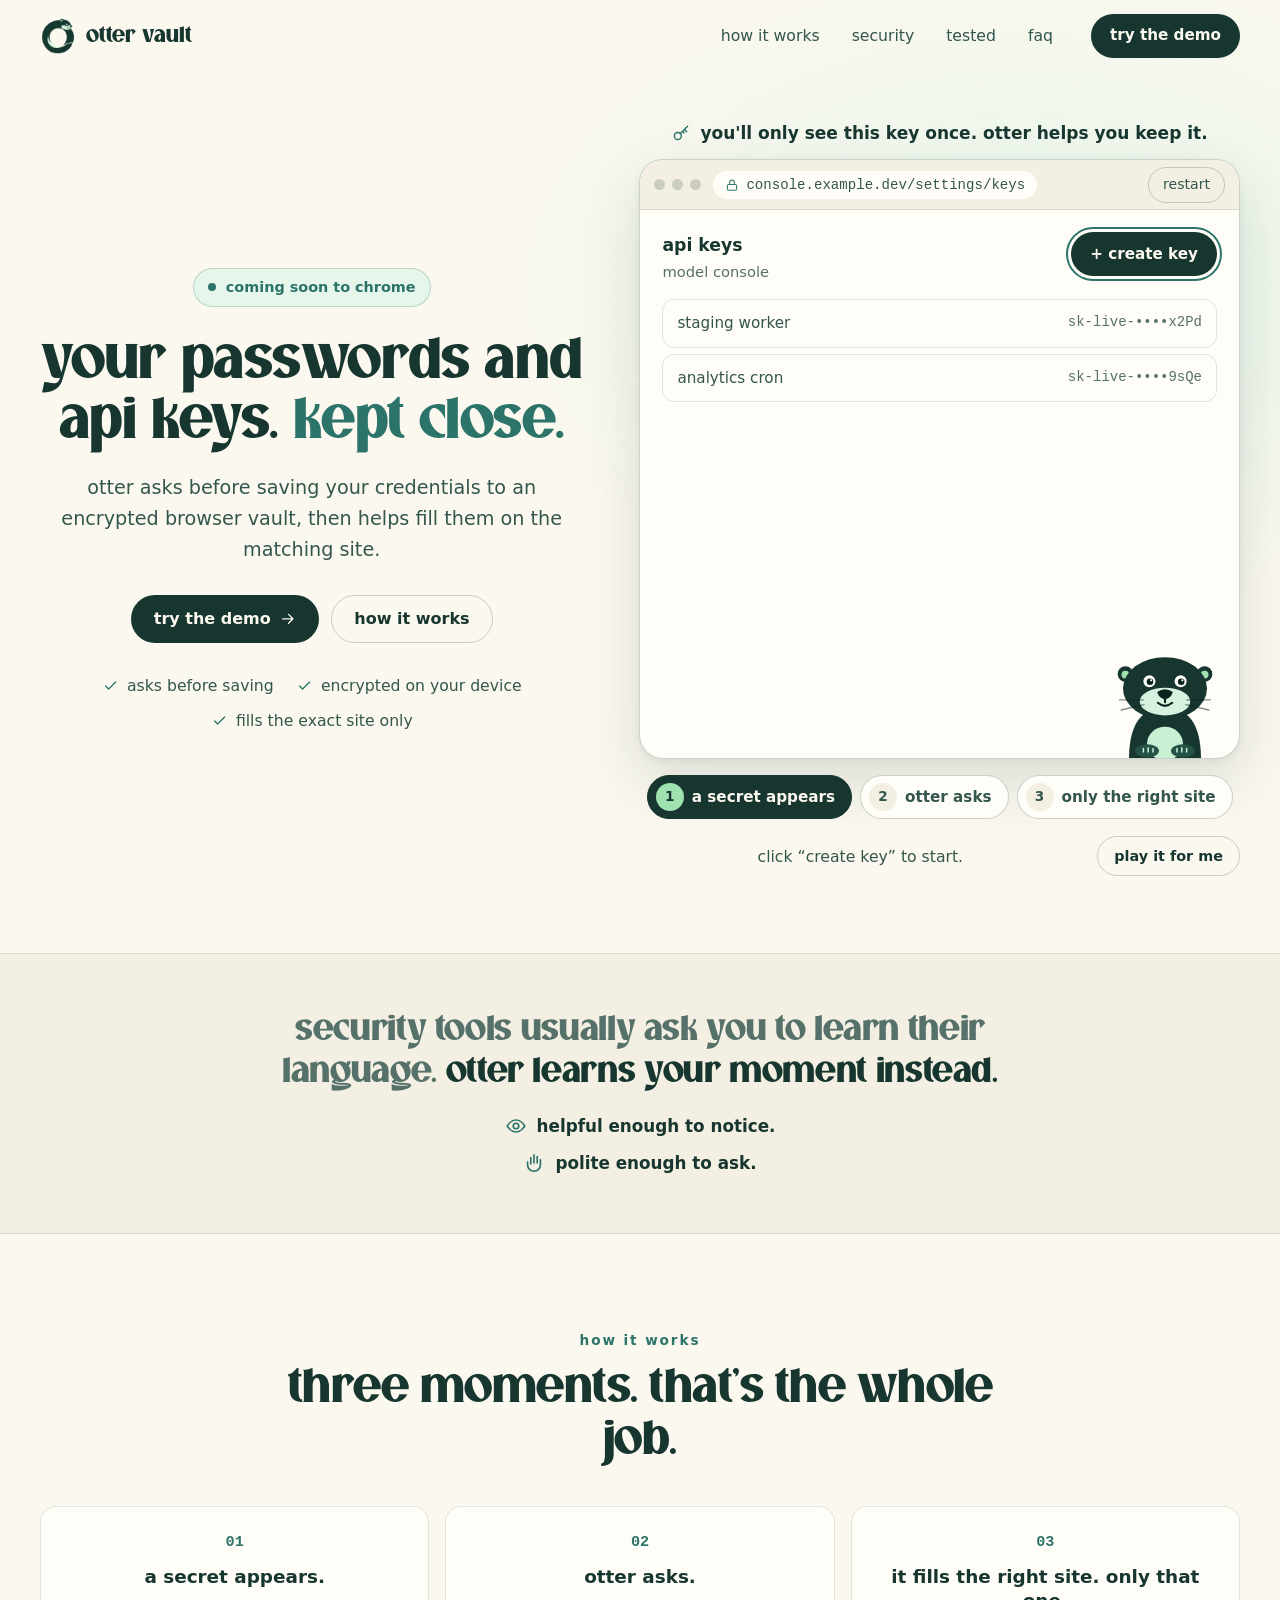
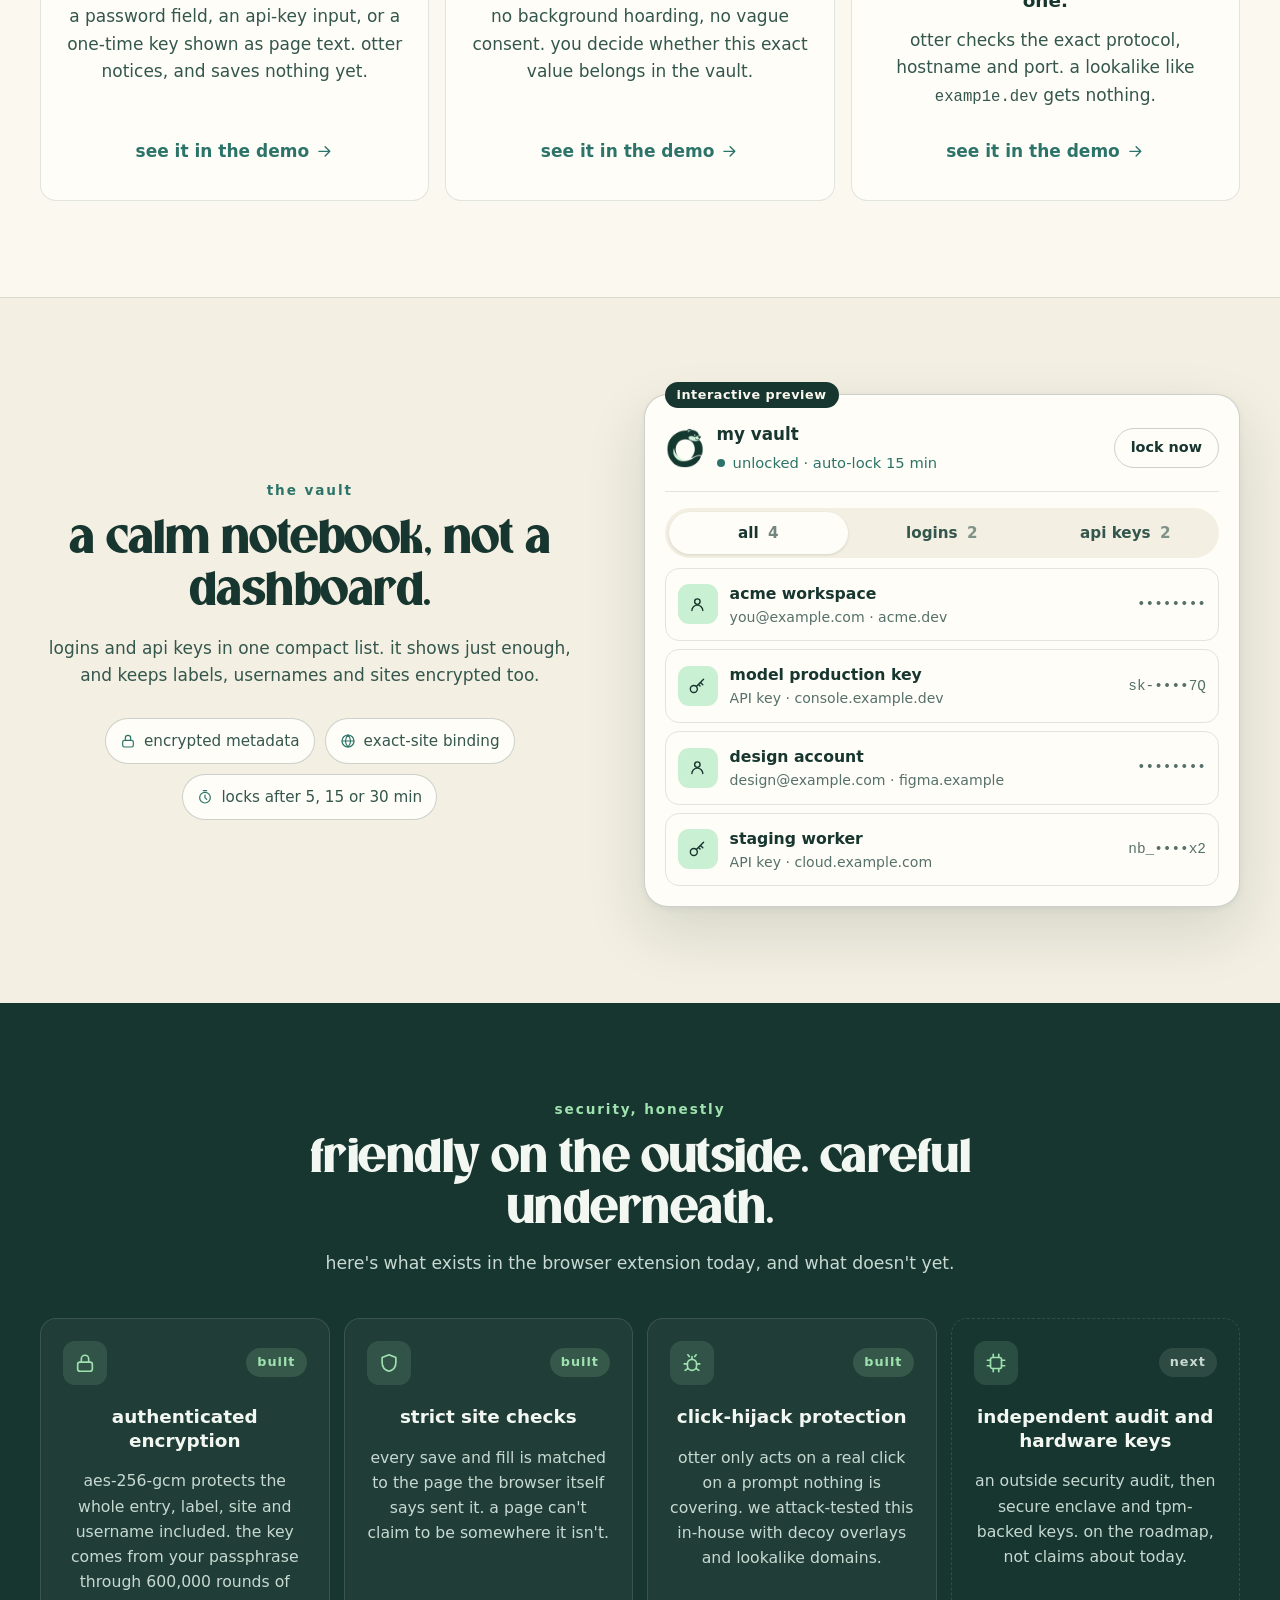
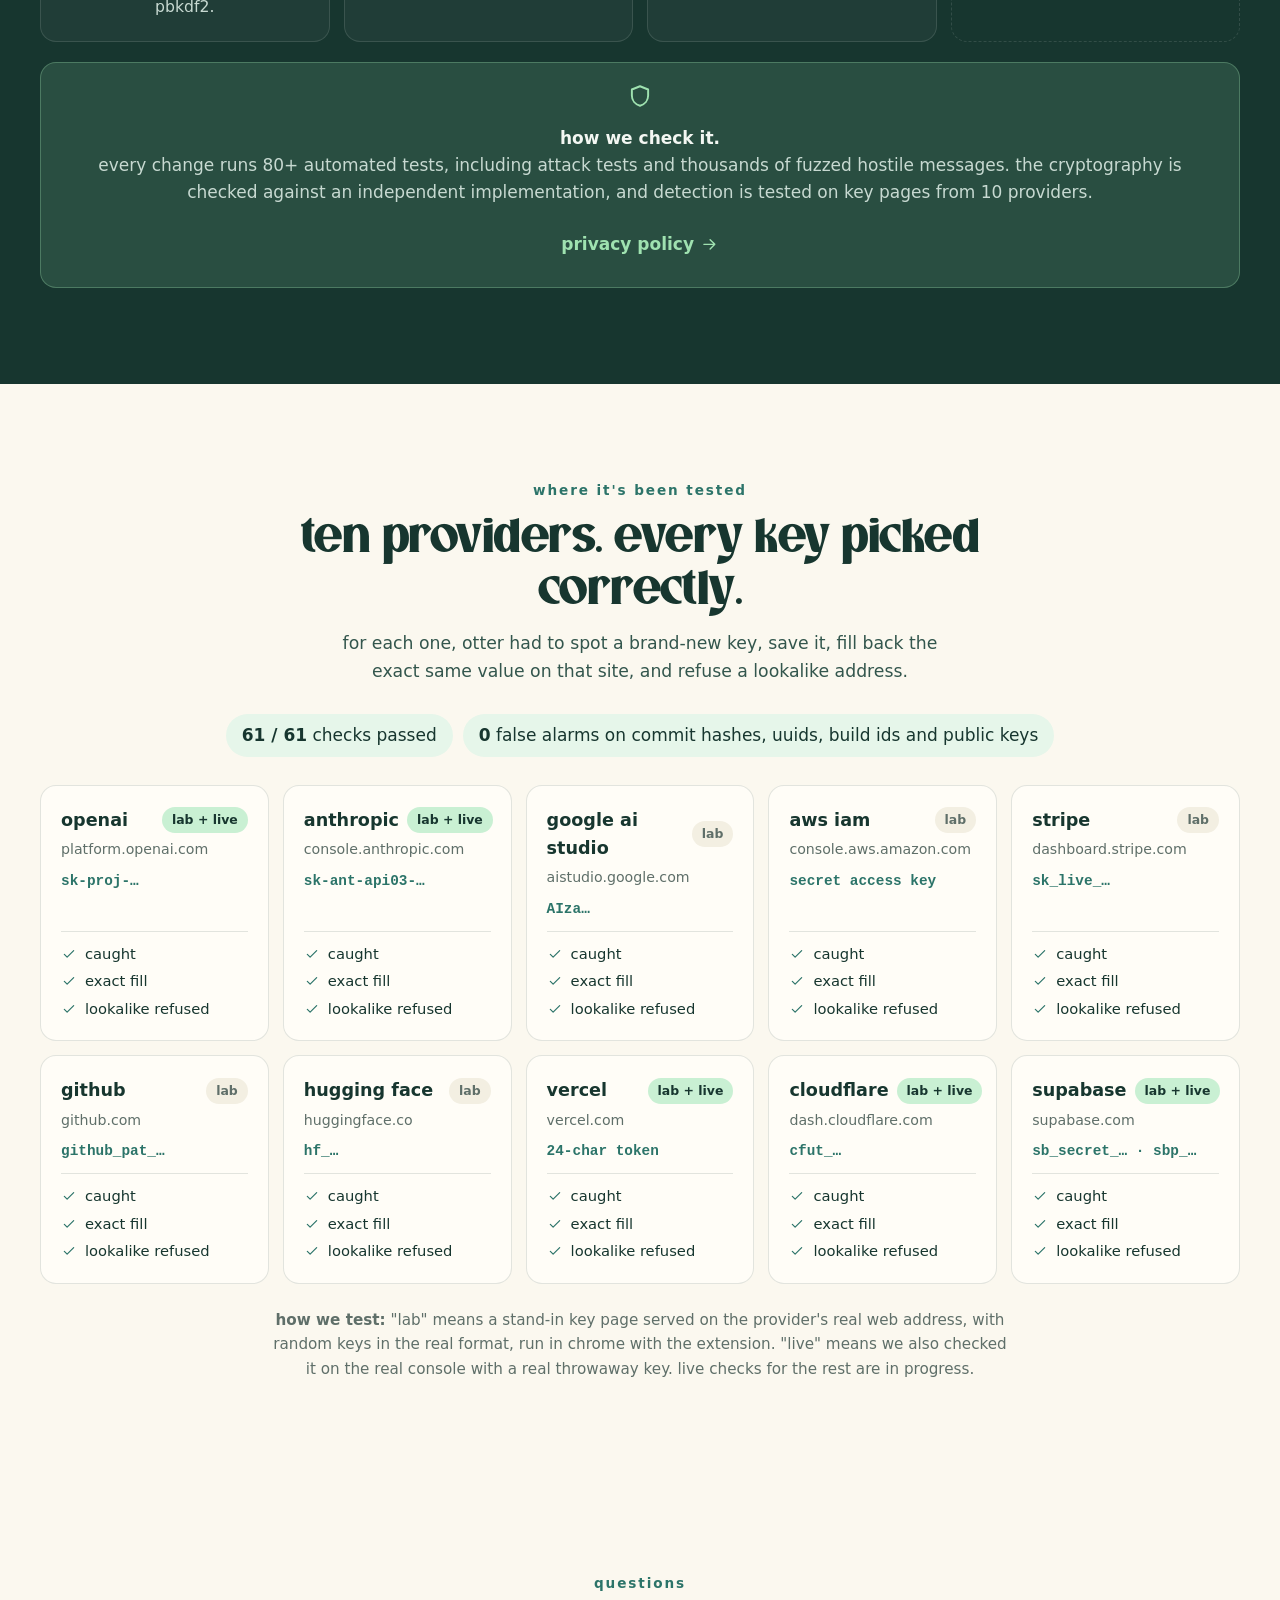
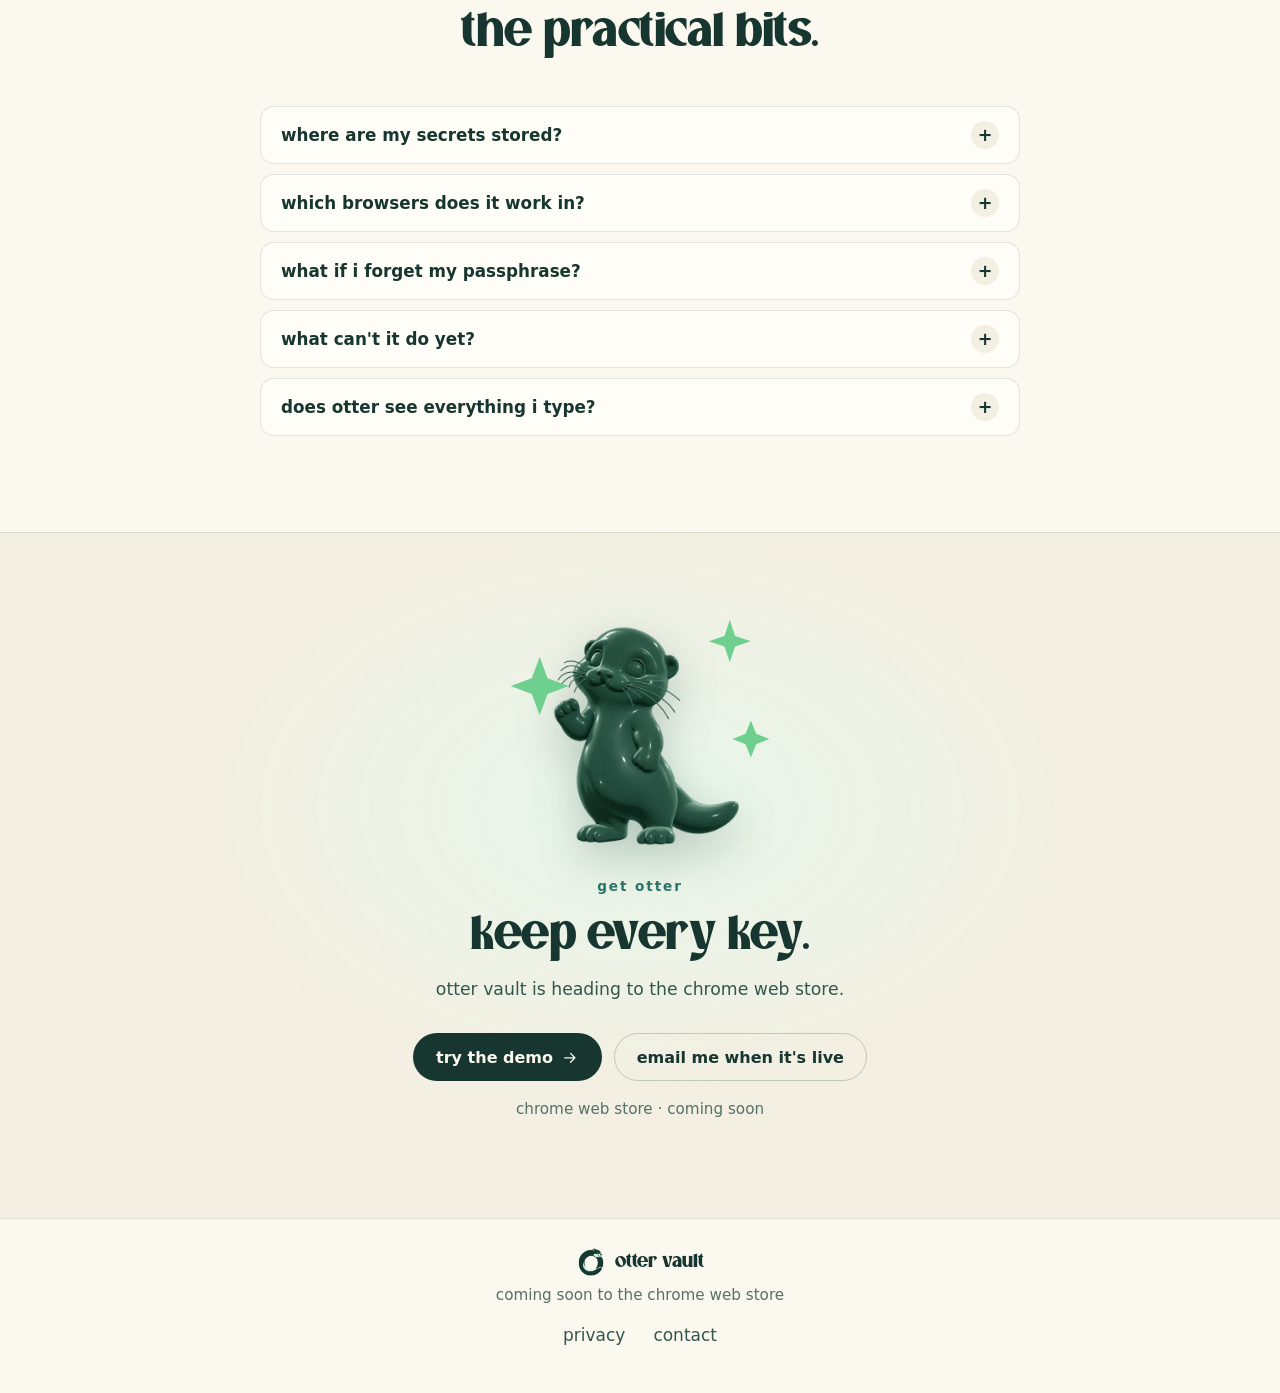
<file: classic.html>
<!doctype html>
<html lang="en">
<head>
  <meta charset="utf-8">
  <meta name="viewport" content="width=device-width, initial-scale=1">
  <title>otter vault — your passwords and api keys, kept close</title>
  <meta name="description" content="Otter asks before saving your credentials to an encrypted browser vault, then helps fill them on the matching site.">
<meta property="og:type" content="website" />
<meta property="og:url" content="https://krishnag1703.github.io/ottice-site/" />
<meta property="og:title" content="otter vault — your api keys, kept close" />
<meta property="og:description" content="A Chrome extension that catches new API keys the moment they appear and encrypts them on your device." />
<meta property="og:image" content="https://krishnag1703.github.io/ottice-site/assets/og.jpg" />
<meta property="og:image:width" content="1200" />
<meta property="og:image:height" content="630" />
<meta property="og:image:alt" content="otter vault: your api keys, kept close. Coming soon to Chrome." />
<meta name="twitter:card" content="summary_large_image" />
<meta name="twitter:title" content="otter vault — your api keys, kept close" />
<meta name="twitter:description" content="A Chrome extension that catches new API keys the moment they appear and encrypts them on your device." />
<meta name="twitter:image" content="https://krishnag1703.github.io/ottice-site/assets/og.jpg" />
  <meta name="theme-color" content="#fbf8ef">
  <link rel="icon" href="assets/favicon.png">
  <link rel="apple-touch-icon" href="assets/icon.png">
  <link rel="preload" href="assets/fonts/Lumiare.otf" as="font" type="font/otf" crossorigin>
  <link rel="stylesheet" href="styles.css?v=20260915g">
</head>
<body>
  <a class="skip" href="#main">skip to content</a>

  <svg width="0" height="0" style="position:absolute" aria-hidden="true">
    <defs>
      <symbol id="i-lock" viewBox="0 0 24 24"><rect x="4" y="11" width="16" height="10" rx="2.5"/><path d="M8 11V7.5a4 4 0 0 1 8 0V11"/></symbol>
      <symbol id="i-check" viewBox="0 0 24 24"><path d="m5 12.5 4.2 4.2L19 7"/></symbol>
      <symbol id="i-globe" viewBox="0 0 24 24"><circle cx="12" cy="12" r="9"/><path d="M3 12h18M12 3c2.6 2.6 3.8 5.6 3.8 9s-1.2 6.4-3.8 9c-2.6-2.6-3.8-5.6-3.8-9S9.4 5.6 12 3Z"/></symbol>
      <symbol id="i-key" viewBox="0 0 24 24"><circle cx="7.5" cy="15.5" r="4.5"/><path d="M10.7 12.3 20 3M16 7l3 3M13.5 9.5l2 2"/></symbol>
      <symbol id="i-user" viewBox="0 0 24 24"><circle cx="12" cy="8.5" r="3.5"/><path d="M5 20a7 7 0 0 1 14 0"/></symbol>
      <symbol id="i-shield" viewBox="0 0 24 24"><path d="M12 3 4.5 6v5.5c0 4.6 3.1 8.3 7.5 9.5 4.4-1.2 7.5-4.9 7.5-9.5V6L12 3Z"/></symbol>
      <symbol id="i-timer" viewBox="0 0 24 24"><circle cx="12" cy="13" r="8"/><path d="M12 9v4l2.5 2.5M9.5 2.5h5"/></symbol>
      <symbol id="i-chip" viewBox="0 0 24 24"><rect x="6" y="6" width="12" height="12" rx="2"/><path d="M9 2.5v3.5M15 2.5v3.5M9 18v3.5M15 18v3.5M2.5 9H6M2.5 15H6M18 9h3.5M18 15h3.5"/></symbol>
      <symbol id="i-arrow" viewBox="0 0 24 24"><path d="M5 12h14M13 6l6 6-6 6"/></symbol>
      <symbol id="i-alert" viewBox="0 0 24 24"><path d="M12 3.5 2.5 20h19L12 3.5Z"/><path d="M12 10v4.5M12 17.2v.3"/></symbol>
      <symbol id="i-warn-url" viewBox="0 0 24 24"><circle cx="12" cy="12" r="9"/><path d="M12 7.5v5.5M12 16.2v.3"/></symbol>
      <symbol id="i-eye" viewBox="0 0 24 24"><path d="M2.5 12S6 5.5 12 5.5 21.5 12 21.5 12 18 18.5 12 18.5 2.5 12 2.5 12Z"/><circle cx="12" cy="12" r="3"/></symbol>
      <symbol id="i-hand" viewBox="0 0 24 24"><path d="M12 3v9M8.5 6v7M15.5 5v7M19 8.5v5.5a7 7 0 0 1-14 0V11"/></symbol>
      <symbol id="i-bug" viewBox="0 0 24 24"><rect x="7" y="8" width="10" height="12" rx="5"/><path d="M12 8V5M9 5l-1.5-2M15 5l1.5-2M7 13H3.5M20.5 13H17M7.5 18l-3 2M16.5 18l3 2"/></symbol>
    </defs>
  </svg>

  <!-- the flat mascot for the demo, drawn in the logo's style; expressions swap with data-mood -->
  <template id="mascot-flat-template">
    <svg class="mascot-svg" viewBox="0 0 220 210" aria-hidden="true">
      <g class="m-sparkles show-happy show-proud">
        <path d="M30 40l4 10 10 4-10 4-4 10-4-10-10-4 10-4z"/>
        <path d="M192 30l3 7 7 3-7 3-3 7-3-7-7-3 7-3z"/>
      </g>
      <g class="m-bob">
        <path class="m-body" d="M50 212C50 152 72 126 110 126S170 152 170 212Z"/>
        <ellipse class="m-chest" cx="110" cy="186" rx="30" ry="28"/>
        <g class="m-head">
          <circle class="m-body" cx="44" cy="70" r="13"/>
          <circle class="m-body" cx="176" cy="70" r="13"/>
          <circle class="m-mint" cx="44" cy="71" r="6.5"/>
          <circle class="m-mint" cx="176" cy="71" r="6.5"/>
          <ellipse class="m-body" cx="110" cy="94" rx="70" ry="52"/>
          <ellipse class="m-muzzle" cx="110" cy="116" rx="42" ry="23"/>
          <g class="m-cheeks show-happy show-proud"><circle cx="70" cy="108" r="9"/><circle cx="150" cy="108" r="9"/></g>

          <g class="show-idle m-blink">
            <circle class="m-eye" cx="84" cy="82" r="10"/><circle class="m-pupil" cx="85" cy="83" r="5.5"/><circle class="m-glint" cx="87" cy="80.5" r="1.8"/>
            <circle class="m-eye" cx="136" cy="82" r="10"/><circle class="m-pupil" cx="137" cy="83" r="5.5"/><circle class="m-glint" cx="139" cy="80.5" r="1.8"/>
          </g>
          <g class="show-alert">
            <circle class="m-eye" cx="84" cy="82" r="12.5"/><circle class="m-pupil" cx="84" cy="82" r="5"/><circle class="m-glint" cx="86.5" cy="79.5" r="2"/>
            <circle class="m-eye" cx="136" cy="82" r="12.5"/><circle class="m-pupil" cx="136" cy="82" r="5"/><circle class="m-glint" cx="138.5" cy="79.5" r="2"/>
            <path class="m-line-cream" d="M70 60q14-9 28-1M122 59q14-8 28 1"/>
          </g>
          <g class="show-happy">
            <path class="m-line-cream m-thick" d="M74 86q10-13 20 0M126 86q10-13 20 0"/>
          </g>
          <g class="show-shrug">
            <circle class="m-eye" cx="84" cy="84" r="10"/><circle class="m-pupil" cx="82" cy="87" r="5"/>
            <circle class="m-eye" cx="136" cy="84" r="10"/><circle class="m-pupil" cx="134" cy="87" r="5"/>
            <path class="m-body" d="M72 83h24v-12H72zM124 83h24v-12h-24z"/>
            <path class="m-line-cream" d="M72 71q12-4 24 1M124 69q12-6 24-1"/>
          </g>
          <g class="show-stern">
            <ellipse class="m-eye" cx="84" cy="86" rx="10" ry="6"/><circle class="m-pupil" cx="85" cy="86" r="4.5"/>
            <ellipse class="m-eye" cx="136" cy="86" rx="10" ry="6"/><circle class="m-pupil" cx="135" cy="86" r="4.5"/>
            <path class="m-line-cream m-thick" d="M70 68l28 10M150 68l-28 10"/>
          </g>
          <g class="show-proud">
            <circle class="m-eye" cx="84" cy="82" r="10"/><circle class="m-pupil" cx="85" cy="83" r="5.5"/><circle class="m-glint" cx="87" cy="80.5" r="1.8"/>
            <path class="m-line-cream m-thick" d="M126 84q10-11 20 0"/>
          </g>

          <path class="m-nose" d="M97 100q13-9 26 0-3 11-13 12-10-1-13-12z"/>
          <path class="m-line-dark show-idle show-shrug show-stern show-proud show-alert" d="M110 112v5"/>
          <path class="m-line-dark show-idle show-proud" d="M98 118q12 10 24 0"/>
          <path class="m-mouth show-happy" d="M95 116q15 22 30 0z"/>
          <ellipse class="m-mouth show-alert" cx="110" cy="124" rx="5.5" ry="6.5"/>
          <path class="m-line-dark show-shrug" d="M101 123q9-3 18 1"/>
          <path class="m-line-dark show-stern" d="M99 126q11-8 22 0"/>
          <path class="m-whisker" d="M74 113H34M75 121l-38 9M146 113h40M145 121l38 9"/>
        </g>
        <g class="m-paws">
          <ellipse cx="80" cy="198" rx="20" ry="11"/><ellipse cx="140" cy="198" rx="20" ry="11"/>
          <path class="m-line-cream m-toes" d="M74 194v6M82 193v7M90 194v6M130 194v6M138 193v7M146 194v6"/>
        </g>
      </g>
    </svg>
  </template>

  <!-- the glossy green otter; js clones it into each .mascot and reacts through data-mood (motion plus a small badge) -->
  <template id="mascot-template">
    <div class="mascot-art">
      <img class="mascot-img" src="assets/otter-mascot.webp" alt="" width="520" height="575" decoding="async">
      <svg class="m-sparkles" viewBox="0 0 100 100" aria-hidden="true"><path d="M12 22l3 8 8 3-8 3-3 8-3-8-8-3 8-3z"/><path d="M84 8l2 6 6 2-6 2-2 6-2-6-6-2 6-2z"/><path d="M92 46l2 5 5 2-5 2-2 5-2-5-5-2 5-2z"/></svg>
      <span class="m-badge m-badge-alert" aria-hidden="true">!</span>
      <span class="m-badge m-badge-stern" aria-hidden="true">!</span>
      <span class="m-badge m-badge-proud" aria-hidden="true"><svg class="ic"><use href="#i-check"/></svg></span>
    </div>
  </template>

  <header class="nav" id="nav">
    <div class="wrap nav-inner">
      <a class="brand" href="#top" aria-label="otter vault home"><img src="assets/logo-mark.webp" alt="" width="36" height="36">otter vault</a>
      <nav aria-label="primary">
        <a href="#how">how it works</a>
        <a href="#security">security</a>
        <a href="#tested">tested</a>
        <a href="#faq">faq</a>
      </nav>
      <a class="btn btn-sm btn-primary" href="#demo">try the demo</a>
    </div>
  </header>

  <main id="main">
    <!-- hero: the headline and the live demo, together -->
    <section class="hero" id="top" aria-labelledby="hero-title">
      <div class="wrap hero-grid">
        <div class="hero-copy">
          <p class="badge"><span class="dot" aria-hidden="true"></span>coming soon to chrome</p>
          <h1 id="hero-title">your passwords and api keys. <em>kept close.</em></h1>
          <p class="lede">otter asks before saving your credentials to an encrypted browser vault, then helps fill them on the matching site.</p>
          <div class="actions">
            <a class="btn btn-primary" href="#demo">try the demo <svg class="ic" aria-hidden="true"><use href="#i-arrow"/></svg></a>
            <a class="btn btn-ghost" href="#how">how it works</a>
          </div>
          <ul class="ticks" aria-label="principles">
            <li><svg class="ic" aria-hidden="true"><use href="#i-check"/></svg>asks before saving</li>
            <li><svg class="ic" aria-hidden="true"><use href="#i-check"/></svg>encrypted on your device</li>
            <li><svg class="ic" aria-hidden="true"><use href="#i-check"/></svg>fills the exact site only</li>
          </ul>
          <!-- phones only: a 3d otter to play with; loaded by otter3d.js when the screen is narrow -->
          <div class="otter-stage" id="otter-stage" tabindex="0" role="img" aria-label="3d otter. drag sideways to spin it, tap to make it hop.">
            <canvas id="otter-canvas"></canvas>
            <p class="otter-hint" aria-hidden="true">drag to spin · tap to say hi</p>
          </div>
        </div>

        <div class="demo" id="demo" data-state="start" aria-label="live demo of otter vault">
          <p class="demo-kicker"><svg class="ic" aria-hidden="true"><use href="#i-key"/></svg>you'll only see this key once. otter helps you keep it.</p>
          <div class="window demo-window">
            <div class="window-bar">
              <span class="lights" aria-hidden="true"><i></i><i></i><i></i></span>
              <span class="url keepcase" id="demo-url"><svg class="ic" aria-hidden="true"><use href="#i-lock" id="demo-url-icon"/></svg><span id="demo-url-text">console.example.dev/settings/keys</span></span>
              <button class="demo-restart" type="button" id="demo-restart">restart</button>
            </div>

            <div class="demo-page">
              <div class="demo-view" id="view-console">
                <div class="console-top">
                  <div><b>api keys</b><small>model console</small></div>
                  <button class="btn btn-sm btn-primary demo-create" type="button" id="demo-create">+ create key</button>
                </div>
                <ul class="key-rows" aria-hidden="true">
                  <li><span>staging worker</span><code class="keepcase">sk-live-••••x2Pd</code></li>
                  <li><span>analytics cron</span><code class="keepcase">sk-live-••••9sQe</code></li>
                </ul>
                <div class="key-card" id="demo-key-card" hidden>
                  <small>new key · shown once</small>
                  <code class="keepcase" id="demo-key"></code>
                  <small class="warn">copy this key now. you won't be able to see it again.</small>
                </div>
              </div>

              <div class="demo-view" id="view-deploy" hidden>
                <div class="console-top"><div><b>deploy settings</b><small>paste the api key for this project.</small></div></div>
                <div class="field">
                  <span class="field-label">api key</span>
                  <span class="field-input" id="demo-field"><span class="field-value keepcase" id="demo-field-value"></span><i class="caret" aria-hidden="true"></i></span>
                </div>
                <span class="fake-submit" aria-hidden="true">save and deploy</span>
              </div>

              <div class="buddy">
                <div class="bubble" id="demo-bubble" role="status" aria-live="polite" hidden>
                  <strong id="demo-bubble-title"></strong>
                  <span id="demo-bubble-body"></span>
                  <div class="bubble-actions" id="demo-bubble-actions"></div>
                </div>
                <div class="mascot demo-mascot" id="demo-mascot" data-mascot="flat" data-mood="idle"></div>
              </div>
            </div>
          </div>

          <ol class="stepper" aria-label="demo steps">
            <li><button type="button" class="step-chip" data-step="1" aria-current="step"><span>1</span>a secret appears</button></li>
            <li><button type="button" class="step-chip" data-step="2"><span>2</span>otter asks</button></li>
            <li><button type="button" class="step-chip" data-step="3"><span>3</span>only the right site</button></li>
          </ol>
          <div class="demo-foot">
            <p class="demo-caption" id="demo-caption" aria-live="polite">click “create key” to start.</p>
            <button class="btn btn-xs btn-ghost" type="button" id="demo-play">play it for me</button>
          </div>
        </div>
      </div>
    </section>

    <!-- short intro -->
    <section class="intro" aria-label="the idea">
      <div class="wrap intro-inner">
        <p class="intro-text">security tools usually ask you to learn their language. <span>otter learns your moment instead.</span></p>
        <ul class="intro-pair">
          <li><svg class="ic" aria-hidden="true"><use href="#i-eye"/></svg>helpful enough to notice.</li>
          <li><svg class="ic" aria-hidden="true"><use href="#i-hand"/></svg>polite enough to ask.</li>
        </ul>
      </div>
    </section>

    <!-- how it works: three short, selectable steps -->
    <section class="how" id="how" aria-labelledby="how-title">
      <div class="wrap">
        <header class="section-head">
          <p class="eyebrow">how it works</p>
          <h2 id="how-title">three moments. that's the whole job.</h2>
        </header>
        <ol class="how-cards">
          <li class="how-card">
            <span class="how-num">01</span>
            <h3>a secret appears.</h3>
            <p>a password field, an api-key input, or a one-time key shown as page text. otter notices, and saves nothing yet.</p>
            <button class="link-btn" type="button" data-jump="1">see it in the demo <svg class="ic" aria-hidden="true"><use href="#i-arrow"/></svg></button>
          </li>
          <li class="how-card">
            <span class="how-num">02</span>
            <h3>otter asks.</h3>
            <p>no background hoarding, no vague consent. you decide whether this exact value belongs in the vault.</p>
            <button class="link-btn" type="button" data-jump="2">see it in the demo <svg class="ic" aria-hidden="true"><use href="#i-arrow"/></svg></button>
          </li>
          <li class="how-card">
            <span class="how-num">03</span>
            <h3>it fills the right site. only that one.</h3>
            <p>otter checks the exact protocol, hostname and port. a lookalike like <code class="keepcase">examp1e.dev</code> gets nothing.</p>
            <button class="link-btn" type="button" data-jump="3">see it in the demo <svg class="ic" aria-hidden="true"><use href="#i-arrow"/></svg></button>
          </li>
        </ol>
      </div>
    </section>

    <!-- the vault preview -->
    <section class="notebook" id="notebook" aria-labelledby="notebook-title">
      <div class="wrap split">
        <div class="split-copy">
          <p class="eyebrow">the vault</p>
          <h2 id="notebook-title">a calm notebook, not a dashboard.</h2>
          <p>logins and api keys in one compact list. it shows just enough, and keeps labels, usernames and sites encrypted too.</p>
          <ul class="chips" aria-label="vault properties">
            <li><svg class="ic" aria-hidden="true"><use href="#i-lock"/></svg>encrypted metadata</li>
            <li><svg class="ic" aria-hidden="true"><use href="#i-globe"/></svg>exact-site binding</li>
            <li><svg class="ic" aria-hidden="true"><use href="#i-timer"/></svg>locks after 5, 15 or 30 min</li>
          </ul>
        </div>

        <div class="vault" id="vault" data-locked="false" aria-label="vault preview">
          <span class="preview-tag">interactive preview</span>
          <div class="vault-head">
            <img src="assets/logo-mark.webp" alt="" width="40" height="40">
            <div><strong>my vault</strong><span id="vault-status"><i class="dot" aria-hidden="true"></i>unlocked · auto-lock 15 min</span></div>
            <button class="btn btn-xs btn-ghost" type="button" id="vault-lock">lock now</button>
          </div>
          <div class="vault-body" id="vault-body">
            <div class="tabs" role="tablist" aria-label="filter secrets">
              <button role="tab" aria-selected="true" data-filter="all">all <b>4</b></button>
              <button role="tab" aria-selected="false" data-filter="login">logins <b>2</b></button>
              <button role="tab" aria-selected="false" data-filter="api-key">api keys <b>2</b></button>
            </div>
            <ul class="records">
              <li data-kind="login"><span class="rec-ic"><svg class="ic" aria-hidden="true"><use href="#i-user"/></svg></span><div><b>acme workspace</b><small class="keepcase">you@example.com · acme.dev</small></div><code>••••••••</code></li>
              <li data-kind="api-key"><span class="rec-ic"><svg class="ic" aria-hidden="true"><use href="#i-key"/></svg></span><div><b>model production key</b><small class="keepcase">API key · console.example.dev</small></div><code class="keepcase">sk-••••7Q</code></li>
              <li data-kind="login"><span class="rec-ic"><svg class="ic" aria-hidden="true"><use href="#i-user"/></svg></span><div><b>design account</b><small class="keepcase">design@example.com · figma.example</small></div><code>••••••••</code></li>
              <li data-kind="api-key"><span class="rec-ic"><svg class="ic" aria-hidden="true"><use href="#i-key"/></svg></span><div><b>staging worker</b><small class="keepcase">API key · cloud.example.com</small></div><code class="keepcase">nb_••••x2</code></li>
            </ul>
          </div>
          <div class="vault-locked" id="vault-locked" hidden>
            <svg class="ic" aria-hidden="true"><use href="#i-lock"/></svg>
            <strong>vault locked</strong>
            <p>nothing is readable until you unlock with your passphrase. in the real extension that happens in the toolbar popup.</p>
            <button class="btn btn-sm btn-primary" type="button" id="vault-unlock">unlock (demo)</button>
          </div>
        </div>
      </div>
    </section>

    <!-- security, on a deep-green band -->
    <section class="security" id="security" aria-labelledby="security-title">
      <div class="wrap">
        <header class="section-head">
          <p class="eyebrow">security, honestly</p>
          <h2 id="security-title">friendly on the outside. careful underneath.</h2>
          <p class="section-sub">here's what exists in the browser extension today, and what doesn't yet.</p>
        </header>

        <div class="cards">
          <article class="card">
            <div class="card-top"><span class="card-ic"><svg class="ic" aria-hidden="true"><use href="#i-lock"/></svg></span><span class="tag">built</span></div>
            <h3>authenticated encryption</h3>
            <p>aes-256-gcm protects the whole entry, label, site and username included. the key comes from your passphrase through 600,000 rounds of pbkdf2.</p>
          </article>
          <article class="card">
            <div class="card-top"><span class="card-ic"><svg class="ic" aria-hidden="true"><use href="#i-shield"/></svg></span><span class="tag">built</span></div>
            <h3>strict site checks</h3>
            <p>every save and fill is matched to the page the browser itself says sent it. a page can't claim to be somewhere it isn't.</p>
          </article>
          <article class="card">
            <div class="card-top"><span class="card-ic"><svg class="ic" aria-hidden="true"><use href="#i-bug"/></svg></span><span class="tag">built</span></div>
            <h3>click-hijack protection</h3>
            <p>otter only acts on a real click on a prompt nothing is covering. we attack-tested this in-house with decoy overlays and lookalike domains.</p>
          </article>
          <article class="card card-next">
            <div class="card-top"><span class="card-ic"><svg class="ic" aria-hidden="true"><use href="#i-chip"/></svg></span><span class="tag tag-next">next</span></div>
            <h3>independent audit and hardware keys</h3>
            <p>an outside security audit, then secure enclave and tpm-backed keys. on the roadmap, not claims about today.</p>
          </article>
        </div>

        <div class="notice proof" role="note">
          <svg class="ic" aria-hidden="true"><use href="#i-shield"/></svg>
          <div>
            <strong>how we check it.</strong>
            <p>every change runs 80+ automated tests, including attack tests and thousands of fuzzed hostile messages. the cryptography is checked against an independent implementation, and detection is tested on key pages from 10 providers.</p>
          </div>
          <a class="link" href="https://krishnag1703.github.io/ottice-privacy/">privacy policy <svg class="ic" aria-hidden="true"><use href="#i-arrow"/></svg></a>
        </div>
      </div>
    </section>

    <!-- where otter has been tested -->
    <section class="tested" id="tested" aria-labelledby="tested-title">
      <div class="wrap">
        <header class="section-head">
          <p class="eyebrow">where it's been tested</p>
          <h2 id="tested-title">ten providers. every key picked correctly.</h2>
          <p class="section-sub">for each one, otter had to spot a brand-new key, save it, fill back the exact same value on that site, and refuse a lookalike address.</p>
        </header>
        <div class="tested-score">
          <span><b>61 / 61</b> checks passed</span>
          <span><b>0</b> false alarms on commit hashes, uuids, build ids and public keys</span>
        </div>
        <ul class="tested-grid">
          <li class="tested-tile">
            <div class="tested-top"><b>openai</b><span class="tag-lite is-live">lab + live</span></div>
            <small class="keepcase">platform.openai.com</small>
            <code class="keepcase">sk-proj-…</code>
            <ul class="tested-checks" aria-label="checks passed">
              <li><svg class="ic" aria-hidden="true"><use href="#i-check"/></svg>caught</li>
              <li><svg class="ic" aria-hidden="true"><use href="#i-check"/></svg>exact fill</li>
              <li><svg class="ic" aria-hidden="true"><use href="#i-check"/></svg>lookalike refused</li>
            </ul>
          </li>
          <li class="tested-tile">
            <div class="tested-top"><b>anthropic</b><span class="tag-lite is-live">lab + live</span></div>
            <small class="keepcase">console.anthropic.com</small>
            <code class="keepcase">sk-ant-api03-…</code>
            <ul class="tested-checks" aria-label="checks passed">
              <li><svg class="ic" aria-hidden="true"><use href="#i-check"/></svg>caught</li>
              <li><svg class="ic" aria-hidden="true"><use href="#i-check"/></svg>exact fill</li>
              <li><svg class="ic" aria-hidden="true"><use href="#i-check"/></svg>lookalike refused</li>
            </ul>
          </li>
          <li class="tested-tile">
            <div class="tested-top"><b>google ai studio</b><span class="tag-lite">lab</span></div>
            <small class="keepcase">aistudio.google.com</small>
            <code class="keepcase">AIza…</code>
            <ul class="tested-checks" aria-label="checks passed">
              <li><svg class="ic" aria-hidden="true"><use href="#i-check"/></svg>caught</li>
              <li><svg class="ic" aria-hidden="true"><use href="#i-check"/></svg>exact fill</li>
              <li><svg class="ic" aria-hidden="true"><use href="#i-check"/></svg>lookalike refused</li>
            </ul>
          </li>
          <li class="tested-tile">
            <div class="tested-top"><b>aws iam</b><span class="tag-lite">lab</span></div>
            <small class="keepcase">console.aws.amazon.com</small>
            <code class="keepcase">secret access key</code>
            <ul class="tested-checks" aria-label="checks passed">
              <li><svg class="ic" aria-hidden="true"><use href="#i-check"/></svg>caught</li>
              <li><svg class="ic" aria-hidden="true"><use href="#i-check"/></svg>exact fill</li>
              <li><svg class="ic" aria-hidden="true"><use href="#i-check"/></svg>lookalike refused</li>
            </ul>
          </li>
          <li class="tested-tile">
            <div class="tested-top"><b>stripe</b><span class="tag-lite">lab</span></div>
            <small class="keepcase">dashboard.stripe.com</small>
            <code class="keepcase">sk_live_…</code>
            <ul class="tested-checks" aria-label="checks passed">
              <li><svg class="ic" aria-hidden="true"><use href="#i-check"/></svg>caught</li>
              <li><svg class="ic" aria-hidden="true"><use href="#i-check"/></svg>exact fill</li>
              <li><svg class="ic" aria-hidden="true"><use href="#i-check"/></svg>lookalike refused</li>
            </ul>
          </li>
          <li class="tested-tile">
            <div class="tested-top"><b>github</b><span class="tag-lite">lab</span></div>
            <small class="keepcase">github.com</small>
            <code class="keepcase">github_pat_…</code>
            <ul class="tested-checks" aria-label="checks passed">
              <li><svg class="ic" aria-hidden="true"><use href="#i-check"/></svg>caught</li>
              <li><svg class="ic" aria-hidden="true"><use href="#i-check"/></svg>exact fill</li>
              <li><svg class="ic" aria-hidden="true"><use href="#i-check"/></svg>lookalike refused</li>
            </ul>
          </li>
          <li class="tested-tile">
            <div class="tested-top"><b>hugging face</b><span class="tag-lite">lab</span></div>
            <small class="keepcase">huggingface.co</small>
            <code class="keepcase">hf_…</code>
            <ul class="tested-checks" aria-label="checks passed">
              <li><svg class="ic" aria-hidden="true"><use href="#i-check"/></svg>caught</li>
              <li><svg class="ic" aria-hidden="true"><use href="#i-check"/></svg>exact fill</li>
              <li><svg class="ic" aria-hidden="true"><use href="#i-check"/></svg>lookalike refused</li>
            </ul>
          </li>
          <li class="tested-tile">
            <div class="tested-top"><b>vercel</b><span class="tag-lite is-live">lab + live</span></div>
            <small class="keepcase">vercel.com</small>
            <code class="keepcase">24-char token</code>
            <ul class="tested-checks" aria-label="checks passed">
              <li><svg class="ic" aria-hidden="true"><use href="#i-check"/></svg>caught</li>
              <li><svg class="ic" aria-hidden="true"><use href="#i-check"/></svg>exact fill</li>
              <li><svg class="ic" aria-hidden="true"><use href="#i-check"/></svg>lookalike refused</li>
            </ul>
          </li>
          <li class="tested-tile">
            <div class="tested-top"><b>cloudflare</b><span class="tag-lite is-live">lab + live</span></div>
            <small class="keepcase">dash.cloudflare.com</small>
            <code class="keepcase">cfut_…</code>
            <ul class="tested-checks" aria-label="checks passed">
              <li><svg class="ic" aria-hidden="true"><use href="#i-check"/></svg>caught</li>
              <li><svg class="ic" aria-hidden="true"><use href="#i-check"/></svg>exact fill</li>
              <li><svg class="ic" aria-hidden="true"><use href="#i-check"/></svg>lookalike refused</li>
            </ul>
          </li>
          <li class="tested-tile">
            <div class="tested-top"><b>supabase</b><span class="tag-lite is-live">lab + live</span></div>
            <small class="keepcase">supabase.com</small>
            <code class="keepcase">sb_secret_… · sbp_…</code>
            <ul class="tested-checks" aria-label="checks passed">
              <li><svg class="ic" aria-hidden="true"><use href="#i-check"/></svg>caught</li>
              <li><svg class="ic" aria-hidden="true"><use href="#i-check"/></svg>exact fill</li>
              <li><svg class="ic" aria-hidden="true"><use href="#i-check"/></svg>lookalike refused</li>
            </ul>
          </li>
        </ul>
        <p class="tested-note"><b>how we test:</b> "lab" means a stand-in key page served on the provider's real web address, with random keys in the real format, run in chrome with the extension. "live" means we also checked it on the real console with a real throwaway key. live checks for the rest are in progress.</p>
      </div>
    </section>

    <!-- faq -->
    <section class="faq" id="faq" aria-labelledby="faq-title">
      <div class="wrap faq-grid">
        <header class="section-head">
          <p class="eyebrow">questions</p>
          <h2 id="faq-title">the practical bits.</h2>
        </header>
        <div class="faq-list">
          <details>
            <summary>where are my secrets stored?</summary>
            <p>only in your browser, on your device. entries are encrypted before they're written to the extension's local storage. there are no otter servers, accounts or sync, so nothing leaves your machine.</p>
          </details>
          <details>
            <summary>which browsers does it work in?</summary>
            <p>chrome first, and chrome-based browsers like brave, arc and vivaldi through the chrome web store. edge and firefox are next; safari comes later.</p>
          </details>
          <details>
            <summary>what if i forget my passphrase?</summary>
            <p>the vault can't be opened, by you or by us. there's no recovery key by design, so keep your passphrase somewhere safe.</p>
          </details>
          <details>
            <summary>what can't it do yet?</summary>
            <p>it saves logins and api keys only, with no sync, import, export or sharing. an independent security audit is planned before version 1.0. and like all autofill, a filled value lives in that site's page, so a site with a script-injection bug could read what you fill there.</p>
          </details>
          <details>
            <summary>does otter see everything i type?</summary>
            <p>otter looks at pages locally to spot password fields and newly revealed keys. nothing is recorded or sent anywhere, and nothing is saved unless you tap “keep it safe”.</p>
          </details>
        </div>
      </div>
    </section>

    <!-- closing -->
    <section class="closer" id="get" aria-labelledby="get-title">
      <div class="wrap closer-inner">
        <div class="mascot closer-mascot" data-mood="happy" aria-hidden="true"></div>
        <div>
          <p class="eyebrow">get otter</p>
          <h2 id="get-title">keep every key.</h2>
          <p class="section-sub">otter vault is heading to the chrome web store.</p>
          <div class="actions">
            <a class="btn btn-primary" href="#demo">try the demo <svg class="ic" aria-hidden="true"><use href="#i-arrow"/></svg></a>
            <a class="btn btn-ghost" href="mailto:krishna091718@gmail.com?subject=otter%20vault%20launch">email me when it's live</a>
          </div>
          <p class="store-note">chrome web store · coming soon</p>
        </div>
      </div>
    </section>
  </main>

  <footer class="footer">
    <div class="wrap footer-inner">
      <a class="brand" href="#top"><img src="assets/logo-mark.webp" alt="" width="28" height="28">otter vault</a>
      <span class="footer-note">coming soon to the chrome web store</span>
      <nav aria-label="footer">
        <a href="https://krishnag1703.github.io/ottice-privacy/">privacy</a>
        <a href="mailto:krishna091718@gmail.com">contact</a>
      </nav>
    </div>
  </footer>

  <script type="importmap">{ "imports": { "three": "./vendor/three/three.module.js" } }</script>
  <script>
    // only phones download three.js and the model
    (() => {
      const phone = matchMedia('(max-width: 720px)');
      const load = () => { if (phone.matches && !window.__otter3d) { window.__otter3d = true; import('./otter3d.js?v=20260915g'); } };
      load();
      phone.addEventListener('change', load);
    })();
  </script>
  <script src="main.js?v=20260915g" defer></script>
</body>
</html>
</file>
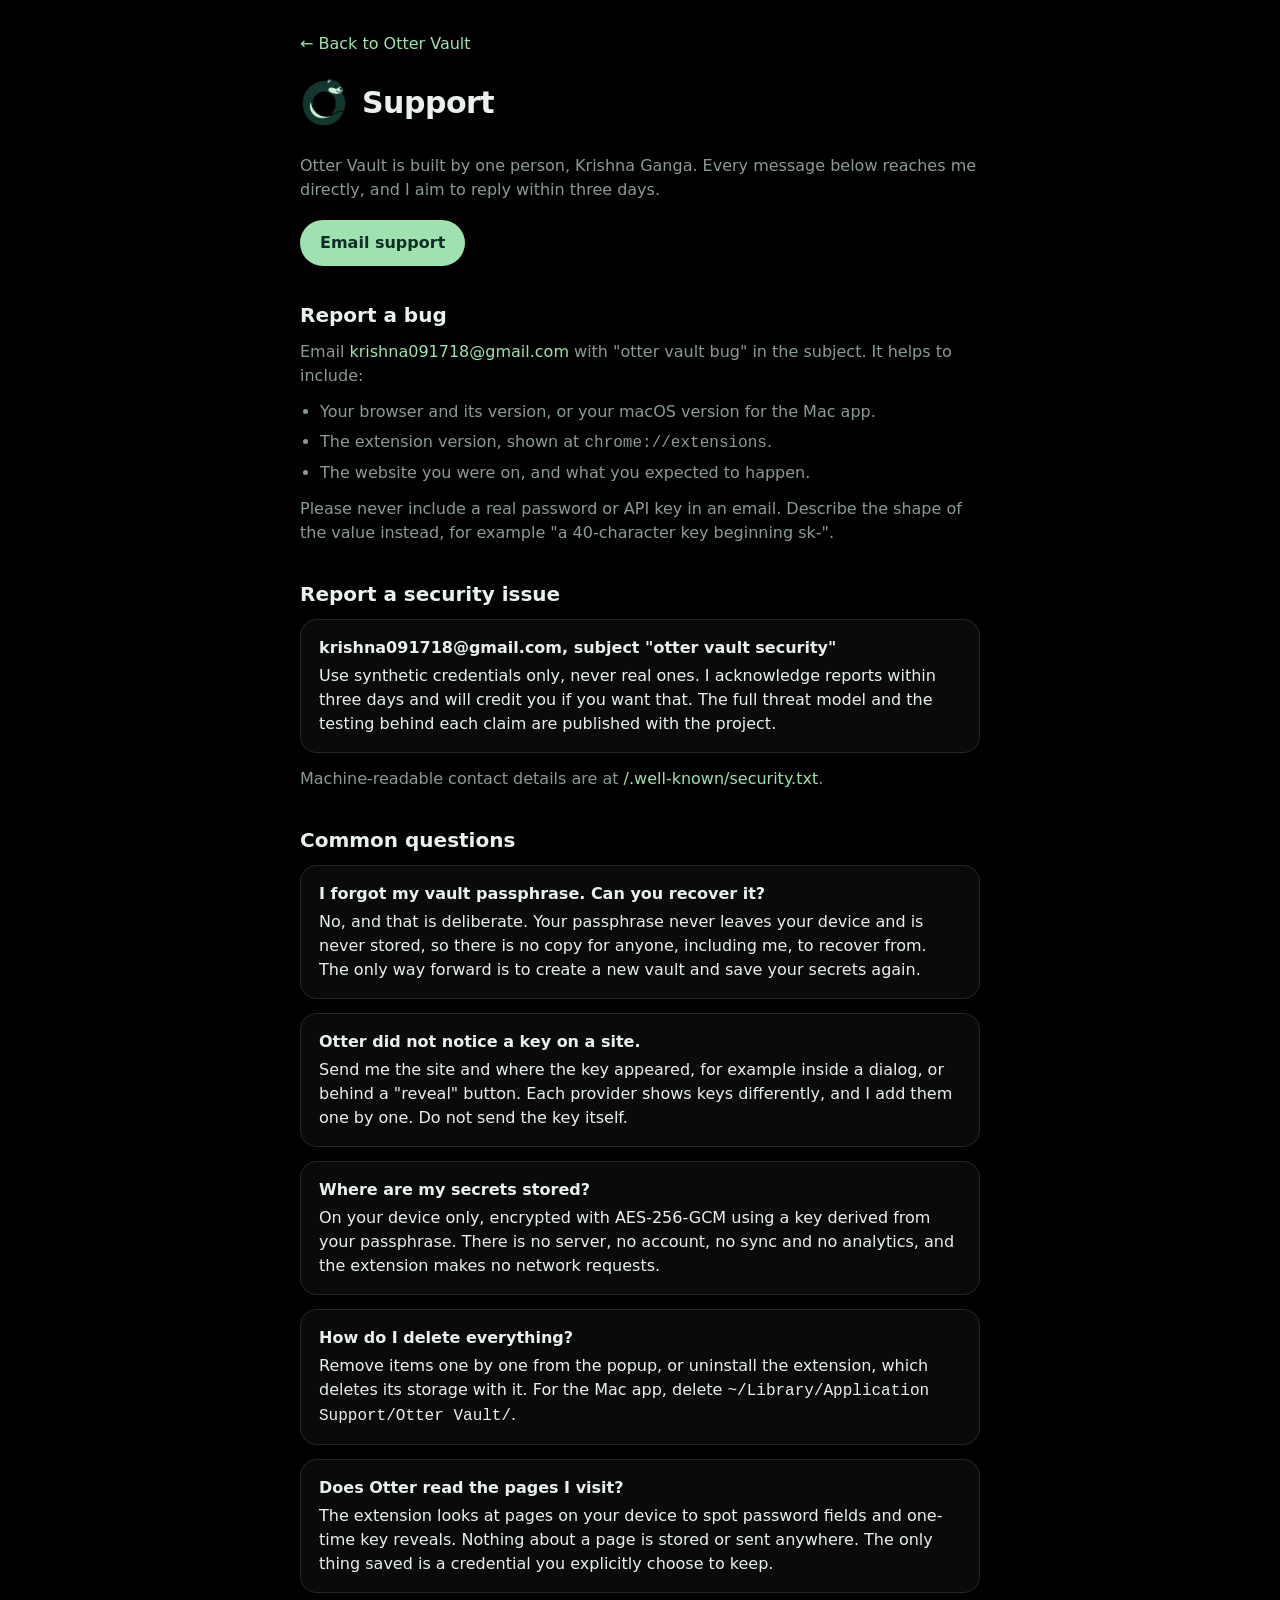
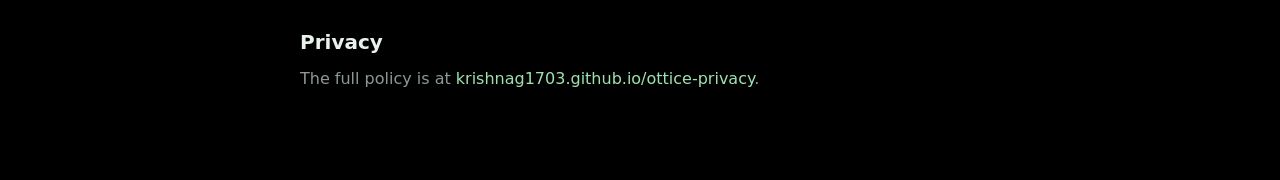
<file: support.html>
<!doctype html>
<html lang="en" data-theme="dark">
<head>
<meta charset="utf-8">
<meta name="viewport" content="width=device-width, initial-scale=1, viewport-fit=cover">
<title>Support — Otter Vault</title>
<meta name="description" content="How to get help with Otter Vault: report a bug, report a security issue, and what to do if you forget your vault passphrase.">
<meta property="og:site_name" content="Otter Vault">
<meta property="og:title" content="Otter Vault support">
<meta property="og:description" content="Report a bug, report a security issue, or ask a question about Otter Vault.">
<meta property="og:image" content="https://ottervault.mechaclips.workers.dev/assets/og.jpg">
<meta property="og:image:width" content="1200">
<meta property="og:image:height" content="630">
<meta property="og:image:alt" content="The Otter Vault mascot beside the words: your api keys, kept close.">
<meta property="og:url" content="https://ottervault.mechaclips.workers.dev/support">
<meta property="og:type" content="website">
<meta name="twitter:card" content="summary_large_image">
<meta name="twitter:title" content="Otter Vault support">
<meta name="twitter:description" content="Report a bug, report a security issue, or ask a question about Otter Vault.">
<meta name="twitter:image" content="https://ottervault.mechaclips.workers.dev/assets/og.jpg">
<link rel="icon" href="assets/favicon.png">
<link rel="stylesheet" href="social.css?v=6">
<style>
  .support { max-width: 720px; margin: 0 auto; padding: 32px 20px 80px; }
  .support header { display: flex; align-items: center; gap: 14px; margin-bottom: 28px; }
  .support header img { width: 48px; height: 48px; }
  .support h1 { margin: 0; font-size: 30px; letter-spacing: -.5px; }
  .support h2 { margin: 34px 0 10px; font-size: 20px; }
  .support p, .support li { color: var(--muted); }
  .support p { margin: 0 0 12px; }
  .support ul { margin: 0 0 12px; padding-left: 20px; }
  .support li { margin-bottom: 6px; }
  .support a { color: var(--mint); }
  .card-block { padding: 16px 18px; border: 1px solid var(--line); border-radius: var(--radius); background: var(--panel); margin-bottom: 14px; }
  .card-block strong { color: var(--ink); display: block; margin-bottom: 4px; }
  .back { display: inline-flex; gap: 8px; align-items: center; margin-bottom: 22px; color: var(--muted); }
  .support a.mail { display: inline-block; margin-top: 6px; padding: 11px 20px; border-radius: 999px; background: var(--mint); color: var(--deep); font-weight: 700; }
</style>
</head>
<body>
<main class="support">
  <a class="back" href="./">← Back to Otter Vault</a>
  <header>
    <img src="assets/social/otter-mark.png" alt="" width="48" height="48">
    <h1>Support</h1>
  </header>

  <p>Otter Vault is built by one person, Krishna Ganga. Every message below reaches me directly, and I aim to reply within three days.</p>

  <a class="mail" href="mailto:krishna091718@gmail.com?subject=Otter%20Vault%20support">Email support</a>

  <h2>Report a bug</h2>
  <p>Email <a href="mailto:krishna091718@gmail.com?subject=Otter%20Vault%20bug">krishna091718@gmail.com</a> with "otter vault bug" in the subject. It helps to include:</p>
  <ul>
    <li>Your browser and its version, or your macOS version for the Mac app.</li>
    <li>The extension version, shown at <code>chrome://extensions</code>.</li>
    <li>The website you were on, and what you expected to happen.</li>
  </ul>
  <p>Please never include a real password or API key in an email. Describe the shape of the value instead, for example "a 40-character key beginning sk-".</p>

  <h2>Report a security issue</h2>
  <div class="card-block">
    <strong>krishna091718@gmail.com, subject "otter vault security"</strong>
    Use synthetic credentials only, never real ones. I acknowledge reports within three days and will credit you if you want that. The full threat model and the testing behind each claim are published with the project.
  </div>
  <p>Machine-readable contact details are at <a href="/.well-known/security.txt">/.well-known/security.txt</a>.</p>

  <h2>Common questions</h2>

  <div class="card-block">
    <strong>I forgot my vault passphrase. Can you recover it?</strong>
    No, and that is deliberate. Your passphrase never leaves your device and is never stored, so there is no copy for anyone, including me, to recover from. The only way forward is to create a new vault and save your secrets again.
  </div>

  <div class="card-block">
    <strong>Otter did not notice a key on a site.</strong>
    Send me the site and where the key appeared, for example inside a dialog, or behind a "reveal" button. Each provider shows keys differently, and I add them one by one. Do not send the key itself.
  </div>

  <div class="card-block">
    <strong>Where are my secrets stored?</strong>
    On your device only, encrypted with AES-256-GCM using a key derived from your passphrase. There is no server, no account, no sync and no analytics, and the extension makes no network requests.
  </div>

  <div class="card-block">
    <strong>How do I delete everything?</strong>
    Remove items one by one from the popup, or uninstall the extension, which deletes its storage with it. For the Mac app, delete <code>~/Library/Application Support/Otter Vault/</code>.
  </div>

  <div class="card-block">
    <strong>Does Otter read the pages I visit?</strong>
    The extension looks at pages on your device to spot password fields and one-time key reveals. Nothing about a page is stored or sent anywhere. The only thing saved is a credential you explicitly choose to keep.
  </div>

  <h2>Privacy</h2>
  <p>The full policy is at <a href="https://krishnag1703.github.io/ottice-privacy/">krishnag1703.github.io/ottice-privacy</a>.</p>
</main>
</body>
</html>
</file>
<file: styles.css>
@font-face {
  font-family: "Lumiare";
  src: url("assets/fonts/Lumiare.otf") format("opentype");
  font-display: swap;
}

:root {
  /* cream, mint and deep green, taken from the logo */
  --cream: #fbf8ef;
  --cream-2: #f3efe2;
  --paper: #fffdf7;
  --deep: #17362f;
  --deep-2: #0f2a24;
  --ink: #17362f;
  --ink-2: #33564d;
  --muted: #56706a;          /* 5.1:1 on cream */
  --mint: #9fe2b0;
  --mint-soft: #c9f0d3;
  --mint-wash: #e6f6ea;
  --line: rgba(23, 54, 47, 0.12);
  --line-strong: rgba(23, 54, 47, 0.22);
  --amber: #8a5a12;          /* amber text that still passes on cream */
  --amber-soft: #fbefd6;
  --on-deep: #f3f7f2;
  --on-deep-2: #c7d9d1;

  --radius: 16px;
  --radius-lg: 24px;
  --shadow: 0 24px 60px rgba(23, 54, 47, 0.14), 0 2px 6px rgba(23, 54, 47, 0.06);
  --ease-out: cubic-bezier(0.2, 0.8, 0.2, 1);
  --page: min(1200px, calc(100vw - 48px));
  --nav-h: 72px;
}

*, *::before, *::after { box-sizing: border-box; }

html { scroll-behavior: smooth; scroll-padding-top: calc(var(--nav-h) + 16px); background: var(--cream); }

body {
  margin: 0;
  color: var(--ink);
  background: var(--cream);
  font-family: system-ui, -apple-system, "Segoe UI", Roboto, sans-serif;
  font-size: 17px;
  line-height: 1.6;
  text-transform: lowercase;
  -webkit-font-smoothing: antialiased;
  overflow-x: hidden;
}

[hidden] { display: none !important; }
.keepcase { text-transform: none; }
img, svg { display: block; }
a { color: inherit; }
button { font: inherit; color: inherit; }
::selection { background: var(--mint-soft); }
:focus-visible { outline: 3px solid #2c7469; outline-offset: 3px; border-radius: 8px; }

.skip { position: absolute; left: 16px; top: -60px; z-index: 100; padding: 10px 16px; border-radius: 999px; background: var(--deep); color: var(--cream); font-weight: 600; text-decoration: none; }
.skip:focus { top: 16px; }

.wrap { width: var(--page); margin: 0 auto; }

.ic { width: 1.1em; height: 1.1em; flex: none; fill: none; stroke: currentColor; stroke-width: 1.8; stroke-linecap: round; stroke-linejoin: round; }

/* ---------- type ---------- */
h1, h2, .intro-text { font-family: "Lumiare", Georgia, serif; font-weight: 400; letter-spacing: -0.01em; }
h1 { margin: 0; font-size: clamp(2.6rem, 4.6vw, 4rem); line-height: 1.02; }
h1 em { font-style: normal; color: #2c7469; }
h2 { margin: 0; font-size: clamp(2.1rem, 3.8vw, 3.1rem); line-height: 1.06; }
h3 { margin: 0 0 8px; font-size: 1.15rem; font-weight: 650; line-height: 1.3; }
p { margin: 0; color: var(--ink-2); }
code { font-family: ui-monospace, "SF Mono", Menlo, monospace; font-size: 0.92em; }

.eyebrow { margin-bottom: 12px; color: #2c7469; font-size: 0.85rem; font-weight: 700; letter-spacing: 0.14em; }
.lede { margin-top: 22px; max-width: 34rem; font-size: clamp(1.1rem, 1.5vw, 1.25rem); }
.section-head { max-width: 720px; margin-bottom: 40px; }
.section-sub { margin-top: 14px; max-width: 40rem; font-size: 1.08rem; }

/* ---------- buttons ---------- */
.btn {
  display: inline-flex; align-items: center; justify-content: center; gap: 8px;
  min-height: 48px; padding: 0 22px;
  border: 1.5px solid transparent; border-radius: 999px;
  font-size: 1rem; font-weight: 650; text-decoration: none; white-space: nowrap;
  cursor: pointer; touch-action: manipulation;
  transition: background-color 180ms var(--ease-out), border-color 180ms var(--ease-out), transform 180ms var(--ease-out), color 180ms;
}
.btn:active { transform: scale(0.97); }
.btn:disabled { opacity: 0.5; cursor: default; transform: none; }
.btn-primary { background: var(--deep); color: var(--cream); }
.btn-primary:hover:not(:disabled) { background: #245247; }
.btn-ghost { border-color: var(--line-strong); color: var(--ink); background: transparent; }
.btn-ghost:hover { border-color: var(--deep); background: rgba(23, 54, 47, 0.04); }
.btn-mint { background: var(--mint-soft); color: var(--deep); }
.btn-mint:hover { background: var(--mint); }
.btn-quiet { background: transparent; color: var(--muted); }
.btn-quiet:hover { background: rgba(23, 54, 47, 0.06); color: var(--ink); }
.btn-sm { min-height: 44px; padding: 0 18px; font-size: 0.95rem; }
.btn-xs { min-height: 40px; padding: 0 16px; font-size: 0.9rem; }
.actions { display: flex; flex-wrap: wrap; gap: 12px; margin-top: 30px; }

.link { display: inline-flex; align-items: center; gap: 6px; min-height: 44px; font-weight: 650; text-decoration: none; }
.link:hover { text-decoration: underline; text-underline-offset: 4px; }
.link-btn { display: inline-flex; align-items: center; gap: 6px; min-height: 44px; margin-top: auto; padding: 0; border: 0; background: none; color: #2c7469; font-weight: 650; text-transform: lowercase; cursor: pointer; }
.link-btn:hover { text-decoration: underline; text-underline-offset: 4px; }

/* ---------- nav ---------- */
.nav { position: fixed; inset: 0 0 auto; z-index: 40; height: var(--nav-h); border-bottom: 1px solid transparent; transition: background-color 250ms, border-color 250ms; }
.nav.is-scrolled { background: rgba(251, 248, 239, 0.88); border-color: var(--line); backdrop-filter: saturate(140%) blur(14px); -webkit-backdrop-filter: saturate(140%) blur(14px); }
.nav-inner { height: 100%; display: flex; align-items: center; gap: 24px; }
.brand { display: inline-flex; align-items: center; gap: 10px; font-family: "Lumiare", Georgia, serif; font-size: 1.4rem; text-decoration: none; color: var(--deep); }
.nav nav { display: flex; gap: 4px; margin-left: auto; }
.nav nav a { display: inline-flex; align-items: center; min-height: 44px; padding: 0 14px; border-radius: 999px; color: var(--ink-2); font-size: 0.98rem; text-decoration: none; transition: color 180ms, background-color 180ms; }
.nav nav a:hover, .nav nav a[aria-current="true"] { color: var(--ink); background: rgba(23, 54, 47, 0.06); }

/* ---------- hero ---------- */
.hero { position: relative; padding: calc(var(--nav-h) + 48px) 0 72px; background: radial-gradient(60% 50% at 80% 30%, var(--mint-wash), transparent 70%), var(--cream); }
.hero-grid { display: grid; grid-template-columns: minmax(0, 0.95fr) minmax(0, 1.05fr); gap: 56px; align-items: center; }
.hero-grid > *, .split > *, .faq-grid > * { min-width: 0; }
.badge { display: inline-flex; align-items: center; gap: 10px; margin: 0 0 24px; padding: 7px 14px; border: 1px solid rgba(138, 90, 18, 0.25); border-radius: 999px; background: var(--amber-soft); color: var(--amber); font-size: 0.9rem; font-weight: 650; }
.dot { display: inline-block; width: 8px; height: 8px; border-radius: 50%; background: currentColor; }
.ticks { display: flex; flex-wrap: wrap; gap: 10px 22px; margin: 30px 0 0; padding: 0; list-style: none; }
.ticks li { display: inline-flex; align-items: center; gap: 8px; color: var(--ink-2); font-size: 0.98rem; }
.ticks .ic { color: #2c7469; }

/* ---------- demo ---------- */
.demo-kicker { display: flex; align-items: center; gap: 10px; margin: 0 0 12px; color: var(--ink); font-weight: 650; }
.demo-kicker .ic { color: #2c7469; }
.window { overflow: hidden; border: 1px solid var(--line-strong); border-radius: var(--radius-lg); background: var(--paper); box-shadow: var(--shadow); }
.window-bar { display: flex; align-items: center; gap: 12px; height: 50px; padding: 0 14px; border-bottom: 1px solid var(--line); background: var(--cream-2); }
.lights { display: flex; gap: 7px; }
.lights i { width: 11px; height: 11px; border-radius: 50%; background: rgba(23, 54, 47, 0.18); }
.url { display: inline-flex; align-items: center; gap: 7px; min-width: 0; padding: 6px 12px; border-radius: 999px; background: var(--paper); color: var(--ink-2); font: 0.88rem ui-monospace, "SF Mono", Menlo, monospace; white-space: nowrap; overflow: hidden; text-overflow: ellipsis; transition: background-color 250ms, color 250ms; }
.url .ic { width: 14px; height: 14px; color: #2c7469; }
.url mark { background: #f6d58e; color: inherit; border-radius: 3px; padding: 0 1px; }
.demo[data-state="lookalike"] .url { background: var(--amber-soft); color: var(--amber); }
.demo[data-state="lookalike"] .url .ic { color: var(--amber); }
.demo-restart { margin-left: auto; min-height: 36px; padding: 0 14px; border: 1px solid var(--line-strong); border-radius: 999px; background: transparent; color: var(--ink-2); font-size: 0.88rem; text-transform: lowercase; cursor: pointer; }
.demo-restart:hover { border-color: var(--deep); color: var(--ink); }

.demo-page { position: relative; min-height: 548px; padding: 22px 22px 214px; }
.demo-view { animation: rise 300ms var(--ease-out); }
.console-top { display: flex; justify-content: space-between; align-items: flex-start; gap: 16px; margin-bottom: 16px; }
.console-top b { font-size: 1.08rem; }
.console-top small { display: block; color: var(--muted); font-size: 0.92rem; }
.demo-create { position: relative; }
.demo[data-state="start"] .demo-create::after { content: ""; position: absolute; inset: -6px; border: 2px solid #2c7469; border-radius: 999px; animation: nudge 1.8s var(--ease-out) infinite; pointer-events: none; }
@keyframes nudge { 0% { opacity: 0.7; transform: scale(0.96); } 100% { opacity: 0; transform: scale(1.12); } }
.key-rows { display: grid; gap: 6px; margin: 0; padding: 0; list-style: none; }
.key-rows li { display: flex; justify-content: space-between; gap: 12px; padding: 11px 14px; border: 1px solid var(--line); border-radius: 12px; color: var(--ink-2); font-size: 0.95rem; }
.key-rows code { color: var(--muted); }
.key-card { margin-top: 12px; padding: 14px 16px; border: 1.5px solid #2c7469; border-radius: 14px; background: var(--mint-wash); animation: rise 300ms var(--ease-out); }
.key-card small { display: block; color: var(--ink-2); font-size: 0.88rem; }
.key-card code { display: block; margin: 6px 0; color: var(--deep); font-size: 1rem; font-weight: 600; word-break: break-all; }
.key-card .warn { color: var(--amber); font-weight: 600; }

.field { display: grid; gap: 6px; margin-bottom: 14px; }
.field-label { color: var(--ink-2); font-size: 0.92rem; font-weight: 650; }
.field-input { display: flex; align-items: center; height: 50px; padding: 0 14px; border: 1.5px solid #2c7469; border-radius: 12px; background: var(--paper); box-shadow: 0 0 0 4px var(--mint-wash); }
.field-value { font: 600 0.98rem ui-monospace, "SF Mono", Menlo, monospace; color: var(--deep); }
.caret { width: 1.5px; height: 20px; margin-left: 3px; background: var(--deep); animation: blink 1.1s steps(1) infinite; }
@keyframes blink { 50% { opacity: 0; } }
.fake-submit { display: grid; place-items: center; height: 48px; border-radius: 12px; background: #4b5cf0; color: #fff; font-weight: 650; }

.buddy { position: absolute; right: 12px; bottom: 0; left: 22px; display: flex; justify-content: flex-end; align-items: flex-end; gap: 6px; pointer-events: none; }
.bubble { pointer-events: auto; width: 290px; margin-bottom: 40px; padding: 16px; border: 1px solid var(--line); border-radius: 20px 20px 6px 20px; background: var(--paper); box-shadow: 0 18px 40px rgba(23, 54, 47, 0.16); animation: bubble-in 280ms var(--ease-out); }
.bubble[hidden] { display: none; }
@keyframes bubble-in { from { opacity: 0; transform: translateY(8px) scale(0.97); } to { opacity: 1; transform: none; } }
.bubble strong { display: block; font-size: 1.02rem; line-height: 1.3; }
.bubble span { display: block; margin-top: 4px; color: var(--ink-2); font-size: 0.95rem; line-height: 1.45; }
.bubble span code { color: var(--deep); font-weight: 650; text-transform: none; }
.bubble span mark { background: #f6d58e; color: inherit; border-radius: 3px; padding: 0 1px; }
.bubble-actions { display: flex; flex-wrap: wrap; gap: 6px; margin-top: 12px; }
.bubble-actions:empty { display: none; }

.stepper { display: flex; flex-wrap: wrap; gap: 8px; margin: 16px 0 0; padding: 0; list-style: none; }
.step-chip { display: inline-flex; align-items: center; gap: 8px; min-height: 44px; padding: 0 16px 0 8px; border: 1.5px solid var(--line-strong); border-radius: 999px; background: var(--paper); color: var(--ink-2); font-size: 0.95rem; font-weight: 600; text-transform: lowercase; cursor: pointer; transition: border-color 180ms, background-color 180ms, color 180ms; }
.step-chip span { display: grid; place-items: center; width: 28px; height: 28px; border-radius: 50%; background: var(--cream-2); font-size: 0.85rem; }
.step-chip:hover { border-color: var(--deep); color: var(--ink); }
.step-chip[aria-current="step"] { border-color: var(--deep); background: var(--deep); color: var(--cream); }
.step-chip[aria-current="step"] span { background: var(--mint); color: var(--deep); }
.step-chip.is-done span { background: var(--mint-soft); color: var(--deep); }
.demo-foot { display: flex; justify-content: space-between; align-items: center; gap: 10px 16px; margin-top: 12px; }
.demo-caption { flex: 1; min-height: 3.2em; display: flex; align-items: center; color: var(--ink-2); font-size: 0.98rem; }
.btn[aria-pressed="true"] { border-color: var(--deep); background: var(--deep); color: var(--cream); }

/* ---------- mascot: the glossy green otter ---------- */
.mascot { position: relative; flex: none; }
.demo-mascot { width: 140px; margin-right: -4px; }
.closer-mascot { width: 230px; }
.mascot-art { position: relative; }
.mascot-img { width: 100%; height: auto; transform-origin: 50% 100%; filter: drop-shadow(0 16px 22px rgba(23, 54, 47, 0.24)); }

.m-sparkles, .m-badge { position: absolute; opacity: 0; pointer-events: none; }
.m-sparkles { inset: -6% -10% auto -10%; width: 120%; }
.m-sparkles path { fill: #6fcf8e; }
.m-badge { top: -2%; right: 4%; display: grid; place-items: center; width: 34px; height: 34px; border-radius: 50%; font: 800 1.1rem system-ui, sans-serif; box-shadow: 0 6px 14px rgba(23, 54, 47, 0.18); }
.m-badge .ic { width: 18px; height: 18px; stroke-width: 2.6; }
.m-badge-alert { background: var(--mint); color: var(--deep); }
.m-badge-stern { background: var(--amber-soft); color: var(--amber); border: 2px solid #e0b25a; }
.m-badge-proud { background: var(--deep); color: var(--mint); }

.mascot[data-mood="alert"] .m-badge-alert,
.mascot[data-mood="stern"] .m-badge-stern,
.mascot[data-mood="proud"] .m-badge-proud { opacity: 1; animation: badge-pop 360ms var(--ease-out); }
.mascot[data-mood="happy"] .m-sparkles,
.mascot[data-mood="proud"] .m-sparkles { opacity: 1; animation: m-twinkle 1.6s ease-in-out infinite; }
@keyframes badge-pop { from { transform: scale(0.4); opacity: 0; } to { transform: none; opacity: 1; } }
@keyframes m-twinkle { 50% { opacity: 0.35; } }

.mascot[data-mood="idle"] .mascot-img { animation: m-breathe 3.2s ease-in-out infinite; }
@keyframes m-breathe { 50% { transform: translateY(2px) scaleY(0.985); } }
.mascot[data-mood="alert"] .mascot-img { animation: m-pop 420ms var(--ease-out); }
@keyframes m-pop { 0% { transform: translateY(16px); } 60% { transform: translateY(-6px); } 100% { transform: none; } }
.mascot[data-mood="happy"] .mascot-img, .mascot[data-mood="proud"] .mascot-img { animation: m-hop 700ms var(--ease-out); }
@keyframes m-hop { 0%, 100% { transform: none; } 35% { transform: translateY(-16px) rotate(-2deg); } 60% { transform: translateY(0); } 78% { transform: translateY(-5px); } }
.mascot[data-mood="shrug"] .mascot-img { animation: m-tilt 600ms var(--ease-out) forwards; }
@keyframes m-tilt { to { transform: rotate(-7deg); } }
.mascot[data-mood="stern"] .mascot-img { animation: m-shake 460ms ease-in-out; }
@keyframes m-shake { 20%, 60% { transform: rotate(-5deg); } 40%, 80% { transform: rotate(5deg); } }

/* ---------- flat mascot (demo) ---------- */
.mascot-svg { width: 100%; height: auto; overflow: visible; }
.demo-mascot { width: 132px; margin-right: -4px; }
.closer-mascot { width: 220px; }
.m-body { fill: var(--deep); }
.m-chest { fill: var(--mint-soft); }
.m-mint { fill: var(--mint); }
.m-muzzle { fill: #d6f1dd; }
.m-eye { fill: var(--paper); }
.m-pupil { fill: #0b211c; }
.m-glint { fill: #fff; }
.m-nose, .m-mouth { fill: #0b211c; }
.m-cheeks circle { fill: var(--mint); opacity: 0.7; }
.m-line-cream { fill: none; stroke: var(--paper); stroke-width: 3.5; stroke-linecap: round; }
.m-line-dark { fill: none; stroke: #0b211c; stroke-width: 3.5; stroke-linecap: round; }
.m-thick { stroke-width: 5; }
.m-whisker { fill: none; stroke: #0b211c; stroke-width: 2.2; stroke-linecap: round; opacity: 0.5; }
.m-paws ellipse { fill: #245247; }
.m-toes { stroke: var(--mint-soft); stroke-width: 2.5; }
.mascot-svg .m-sparkles path { fill: var(--mint); }

.mascot-svg [class*="show-"] { display: none; }
.mascot[data-mood="idle"] .show-idle,
.mascot[data-mood="alert"] .show-alert,
.mascot[data-mood="happy"] .show-happy,
.mascot[data-mood="shrug"] .show-shrug,
.mascot[data-mood="stern"] .show-stern,
.mascot[data-mood="proud"] .show-proud { display: inline; }

.m-bob, .m-head, .m-blink, .m-sparkles { transform-box: fill-box; transform-origin: 50% 100%; }
.m-blink { transform-origin: 50% 50%; animation: m-blink 4.5s infinite; }
@keyframes m-blink { 0%, 94%, 100% { transform: scaleY(1); } 97% { transform: scaleY(0.1); } }
.mascot[data-mood="idle"] .m-bob { animation: m-flat-breathe 3.2s ease-in-out infinite; }
@keyframes m-flat-breathe { 50% { transform: translateY(2px) scaleY(0.99); } }
.mascot[data-mood="alert"] .m-bob { animation: m-flat-pop 420ms var(--ease-out); }
@keyframes m-flat-pop { 0% { transform: translateY(14px); } 60% { transform: translateY(-6px); } 100% { transform: none; } }
.mascot[data-mood="happy"] .m-bob, .mascot[data-mood="proud"] .m-bob { animation: m-flat-hop 700ms var(--ease-out); }
@keyframes m-flat-hop { 0%, 100% { transform: none; } 35% { transform: translateY(-14px); } 60% { transform: translateY(0); } 78% { transform: translateY(-5px); } }
.mascot[data-mood="happy"] .mascot-svg .m-sparkles, .mascot[data-mood="proud"] .mascot-svg .m-sparkles { animation: m-flat-twinkle 1.6s ease-in-out infinite; transform-origin: 50% 50%; }
@keyframes m-flat-twinkle { 50% { opacity: 0.35; transform: scale(0.85); } }
.mascot[data-mood="shrug"] .m-head { transform-origin: 50% 80%; animation: m-flat-tilt 600ms var(--ease-out) forwards; }
@keyframes m-flat-tilt { to { transform: rotate(-8deg); } }
.mascot[data-mood="stern"] .m-head { transform-origin: 50% 80%; animation: m-flat-shake 460ms ease-in-out; }
@keyframes m-flat-shake { 20%, 60% { transform: rotate(-6deg); } 40%, 80% { transform: rotate(6deg); } }

/* ---------- intro ---------- */
.intro { padding: 56px 0; border-block: 1px solid var(--line); background: var(--cream-2); }
.intro-inner { display: flex; flex-wrap: wrap; align-items: center; justify-content: space-between; gap: 20px 48px; }
.intro-text { max-width: 760px; font-size: clamp(1.6rem, 2.8vw, 2.3rem); line-height: 1.15; color: var(--muted); }
.intro-text span { color: var(--ink); }
.intro-pair { display: grid; gap: 10px; margin: 0; padding: 0; list-style: none; }
.intro-pair li { display: flex; align-items: center; gap: 10px; font-size: 1.05rem; font-weight: 600; }
.intro-pair .ic { width: 22px; height: 22px; color: #2c7469; }

/* ---------- how it works ---------- */
.how { padding: 96px 0; }
.how-cards { display: grid; grid-template-columns: repeat(3, minmax(0, 1fr)); gap: 16px; margin: 0; padding: 0; list-style: none; }
.how-card { display: flex; flex-direction: column; gap: 6px; padding: 26px; border: 1px solid var(--line); border-radius: var(--radius); background: var(--paper); }
.how-card p { margin-bottom: 14px; }
.how-num { margin-bottom: 8px; color: #2c7469; font: 700 0.95rem ui-monospace, "SF Mono", Menlo, monospace; }

/* ---------- vault ---------- */
.notebook { padding: 96px 0; border-top: 1px solid var(--line); background: var(--cream-2); }
.split { display: grid; grid-template-columns: minmax(0, 0.95fr) minmax(0, 1.05fr); gap: 64px; align-items: center; }
.split-copy h2 { margin-bottom: 18px; }
.chips { display: flex; flex-wrap: wrap; gap: 10px; margin: 28px 0 0; padding: 0; list-style: none; }
.chips li { display: inline-flex; align-items: center; gap: 8px; padding: 10px 14px; border: 1px solid var(--line-strong); border-radius: 999px; background: var(--paper); color: var(--ink-2); font-size: 0.95rem; }
.chips .ic { width: 16px; height: 16px; color: #2c7469; }

.vault { position: relative; padding: 20px; border: 1px solid var(--line-strong); border-radius: var(--radius-lg); background: var(--paper); box-shadow: var(--shadow); }
.preview-tag { position: absolute; top: -13px; left: 20px; padding: 3px 12px; border-radius: 999px; background: var(--deep); color: var(--cream); font-size: 0.8rem; font-weight: 650; letter-spacing: 0.04em; }
.vault-head { display: grid; grid-template-columns: 40px 1fr auto; gap: 12px; align-items: center; padding: 6px 0 16px; border-bottom: 1px solid var(--line); }
.vault-head strong { display: block; font-size: 1.05rem; }
.vault-head span { display: inline-flex; align-items: center; gap: 8px; color: #2c7469; font-size: 0.92rem; }
.vault[data-locked="true"] .vault-head span { color: var(--amber); }
.tabs { display: flex; gap: 4px; margin: 16px 0 10px; padding: 4px; border-radius: 999px; background: var(--cream-2); }
.tabs button { flex: 1; min-height: 42px; border: 0; border-radius: 999px; background: transparent; color: var(--ink-2); font-size: 0.95rem; font-weight: 650; text-transform: lowercase; cursor: pointer; }
.tabs button b { margin-left: 4px; font-weight: 600; opacity: 0.6; }
.tabs button[aria-selected="true"] { background: var(--paper); color: var(--ink); box-shadow: 0 1px 3px rgba(23, 54, 47, 0.14); }
.records { display: grid; gap: 8px; margin: 0; padding: 0; list-style: none; }
.records li { display: grid; grid-template-columns: 40px minmax(0, 1fr) auto; gap: 12px; align-items: center; padding: 12px; border: 1px solid var(--line); border-radius: 14px; animation: rise 240ms var(--ease-out) both; }
.records li[hidden] { display: none; }
.rec-ic { display: grid; place-items: center; width: 40px; height: 40px; border-radius: 11px; background: var(--mint-soft); color: var(--deep); }
.records b { display: block; font-size: 0.98rem; font-weight: 650; }
.records small { display: block; overflow: hidden; color: var(--muted); font-size: 0.88rem; white-space: nowrap; text-overflow: ellipsis; }
.records code { color: var(--muted); font-size: 0.9rem; }
.vault-locked { display: grid; justify-items: center; gap: 8px; padding: 48px 20px 40px; text-align: center; animation: rise 280ms var(--ease-out); }
.vault-locked > .ic { width: 36px; height: 36px; color: var(--deep); }
.vault-locked strong { font-size: 1.15rem; }
.vault-locked p { max-width: 22rem; margin-bottom: 10px; }

/* ---------- security (deep green band) ---------- */
.security { padding: 96px 0; background: var(--deep); color: var(--on-deep); }
.security .eyebrow { color: var(--mint); }
.security p { color: var(--on-deep-2); }
.cards { display: grid; grid-template-columns: repeat(4, minmax(0, 1fr)); gap: 14px; }
.card { display: flex; flex-direction: column; gap: 8px; padding: 22px; border: 1px solid rgba(243, 247, 242, 0.12); border-radius: var(--radius); background: rgba(243, 247, 242, 0.04); }
.card p { font-size: 0.98rem; }
.card-top { display: flex; justify-content: space-between; align-items: center; margin-bottom: 12px; }
.card-ic { display: grid; place-items: center; width: 44px; height: 44px; border-radius: 12px; background: rgba(159, 226, 176, 0.14); color: var(--mint); }
.card-ic .ic { width: 22px; height: 22px; }
.card-next { border-style: dashed; background: transparent; }
.tag { padding: 4px 11px; border-radius: 999px; background: rgba(159, 226, 176, 0.16); color: var(--mint); font-size: 0.8rem; font-weight: 700; letter-spacing: 0.08em; }
.tag-next { background: rgba(243, 247, 242, 0.1); color: var(--on-deep-2); }
.notice { display: grid; grid-template-columns: auto 1fr auto; gap: 16px; align-items: center; margin-top: 20px; padding: 20px 24px; border-radius: var(--radius); background: var(--amber-soft); color: var(--ink); }
.notice > .ic { width: 26px; height: 26px; color: var(--amber); }
.notice strong { display: block; }
.notice p { color: var(--ink-2); }
.notice .link { color: var(--deep); }

/* ---------- faq ---------- */
.faq { padding: 96px 0; }
.faq-grid { display: grid; grid-template-columns: minmax(0, 0.8fr) minmax(0, 1.2fr); gap: 48px; align-items: start; }
.faq-list { display: grid; gap: 10px; }
.faq details { border: 1px solid var(--line); border-radius: 14px; background: var(--paper); }
.faq summary { display: flex; justify-content: space-between; align-items: center; gap: 16px; min-height: 56px; padding: 14px 20px; font-size: 1.05rem; font-weight: 650; cursor: pointer; list-style: none; }
.faq summary::-webkit-details-marker { display: none; }
.faq summary::after { content: "+"; flex: none; display: grid; place-items: center; width: 28px; height: 28px; border-radius: 50%; background: var(--cream-2); color: var(--deep); font-size: 1.1rem; transition: transform 200ms var(--ease-out); }
.faq details[open] summary::after { transform: rotate(45deg); }
.faq details p { padding: 0 20px 18px; }

/* ---------- closer ---------- */
.closer { padding: 80px 0 96px; border-top: 1px solid var(--line); background: radial-gradient(50% 60% at 50% 40%, var(--mint-wash), transparent 70%), var(--cream-2); }
.closer-inner { display: flex; flex-direction: column; align-items: center; gap: 20px; text-align: center; }
.closer .section-sub { margin-inline: auto; }
.closer .actions { justify-content: center; }
.store-note { margin-top: 16px; color: var(--muted); font-size: 0.95rem; }

/* ---------- footer ---------- */
.footer { padding: 28px 0 36px; border-top: 1px solid var(--line); }
.footer-inner { display: flex; flex-wrap: wrap; align-items: center; gap: 12px 28px; }
.footer .brand { font-size: 1.2rem; }
.footer-note { color: var(--muted); font-size: 0.95rem; }
.footer nav { display: flex; gap: 4px; margin-left: auto; }
.footer nav a { display: inline-flex; align-items: center; min-height: 44px; padding: 0 12px; color: var(--ink-2); text-decoration: none; }
.footer nav a:hover { color: var(--ink); }

@keyframes rise { from { opacity: 0; transform: translateY(6px); } to { opacity: 1; transform: none; } }

/* ---------- responsive ---------- */
@media (max-width: 1080px) {
  .hero-grid, .split, .faq-grid { grid-template-columns: 1fr; gap: 44px; }
  .cards { grid-template-columns: repeat(2, minmax(0, 1fr)); }
  .demo { max-width: 640px; }
}

@media (max-width: 720px) {
  :root { --page: calc(100vw - 32px); --nav-h: 64px; }
  body { font-size: 16px; }
  .nav nav { display: none; }
  .nav .btn { margin-left: auto; }
  .hero { padding: calc(var(--nav-h) + 28px) 0 56px; }
  .demo-page { min-height: 0; padding: 18px 14px 14px; }
  .buddy { position: relative; right: auto; left: auto; margin-top: 16px; }
  .bubble { flex: 1; width: auto; margin-bottom: 26px; }
  .demo-mascot { width: 100px; }
  .demo-foot { flex-wrap: wrap; }
  .demo-caption { min-height: 0; }
  .how-cards, .cards { grid-template-columns: 1fr; }
  .how, .notebook, .security, .faq { padding: 72px 0; }
  .intro { padding: 40px 0; }
  .notice { grid-template-columns: auto 1fr; }
  .notice .link { grid-column: 1 / -1; }
  .records li { grid-template-columns: 40px minmax(0, 1fr); }
  .records code { display: none; }
  .vault-head .btn { grid-column: 1 / -1; justify-self: start; }
  .closer-mascot { width: 150px; }
  .footer nav { margin-left: 0; }
}

@media (prefers-reduced-motion: reduce) {
  html { scroll-behavior: auto; }
  *, *::before, *::after { animation-duration: 1ms !important; animation-iteration-count: 1 !important; transition-duration: 1ms !important; }
}

/* ---------- where it's been tested ---------- */
.tested { padding: 96px 0; background: var(--cream); }
.tested-score { display: flex; flex-wrap: wrap; gap: 10px; margin: -12px 0 28px; }
.tested-score span { padding: 8px 16px; border-radius: 999px; background: var(--mint-wash); color: var(--deep); }
.tested-grid { display: grid; grid-template-columns: repeat(5, minmax(0, 1fr)); gap: 14px; margin: 0; padding: 0; list-style: none; }
.tested-tile { display: flex; flex-direction: column; gap: 4px; min-width: 0; padding: 20px; border: 1px solid var(--line); border-radius: var(--radius); background: var(--paper); }
.tested-top { display: flex; justify-content: space-between; align-items: center; gap: 8px; }
.tested-top b { font-size: 1.1rem; color: var(--deep); }
.tested-tile small { color: #5f6f69; }
.tested-tile code { margin: 8px 0 10px; font: 600 0.9rem ui-monospace, "SF Mono", Menlo, monospace; color: #2c7469; overflow-wrap: anywhere; }
.tag-lite { padding: 3px 10px; border-radius: 999px; background: var(--cream-2); color: #5f6f69; font-size: 0.78rem; font-weight: 700; white-space: nowrap; }
.tag-lite.is-live { background: var(--mint-soft); color: var(--deep); }
.tested-checks { display: grid; gap: 4px; margin: auto 0 0; padding: 10px 0 0; border-top: 1px solid var(--line); list-style: none; font-size: 0.92rem; }
.tested-checks li { display: flex; align-items: center; gap: 8px; }
.tested-checks .ic { width: 16px; height: 16px; color: #2c7469; }
.tested-note { max-width: 46rem; margin-top: 24px; font-size: 0.95rem; color: #5f6f69; }
@media (max-width: 640px) { .tested { padding: 64px 0; } }
@media (max-width: 1080px) { .tested-grid { grid-template-columns: repeat(2, minmax(0, 1fr)); } }

/* ---------- 3d otter: phones only ---------- */
.otter-stage { display: none; }
@media (max-width: 720px) {
  .otter-stage { position: relative; display: block; height: 300px; margin: 18px 0 14px; border-radius: var(--radius-lg); background: radial-gradient(closest-side, var(--mint-soft), rgba(201, 240, 211, 0) 72%); touch-action: pan-y; cursor: grab; -webkit-tap-highlight-color: transparent; }
  .otter-stage:focus-visible { outline: 3px solid rgba(44, 116, 105, 0.35); outline-offset: 4px; }
  .otter-stage canvas { display: block; width: 100%; height: 100%; opacity: 0; transform: scale(0.92); transition: opacity 500ms var(--ease-out), transform 600ms var(--ease-out); }
  .otter-stage.is-ready canvas { opacity: 1; transform: none; }
  .otter-stage.no-webgl { display: none; }
  .otter-hint { position: absolute; left: 50%; bottom: -10px; margin: 0; padding: 5px 12px; border-radius: 999px; background: rgba(255, 253, 247, 0.85); color: var(--ink-2); font-size: 0.85rem; white-space: nowrap; transform: translateX(-50%); opacity: 0; transition: opacity 400ms 600ms; }
  .otter-stage.is-ready .otter-hint { opacity: 1; }
  /* the 3d otter carries the hero on phones, so the closing section keeps a smaller image */
  .tested-grid { grid-template-columns: repeat(2, minmax(0, 1fr)); gap: 10px; }
  .tested-tile { padding: 14px; }
  .tested-top { align-items: flex-start; flex-direction: column; gap: 4px; }
  .tested-tile small { overflow: hidden; text-overflow: ellipsis; white-space: nowrap; }
  .tested-tile code { margin: 4px 0 6px; font-size: 0.82rem; }
  .tested-checks { font-size: 0.85rem; gap: 2px; padding-top: 8px; }
  .tested-score span { font-size: 0.92rem; }
}
@media (max-width: 360px) {
  .tested-grid { grid-template-columns: 1fr; }
}

/* ---------- large screens: use the room ---------- */
@media (min-width: 721px) and (max-width: 1080px) {
  .hero-copy, .demo { margin-inline: auto; }
  .hero-copy { max-width: 640px; }
}
@media (min-width: 1700px) {
  html { font-size: 18px; }
  body { font-size: 18px; }
  :root { --page: min(1380px, calc(100vw - 96px)); }
}
@media (min-width: 2300px) {
  html { font-size: 20px; }
  body { font-size: 20px; }
  :root { --page: min(1560px, calc(100vw - 160px)); }
}

/* ---------- centred faq and footer ---------- */
.faq-grid { grid-template-columns: minmax(0, 1fr); justify-items: center; gap: 8px; }
.faq .section-head { margin-inline: auto; text-align: center; }
.faq-list { width: 100%; max-width: 760px; }
.footer-inner { flex-direction: column; justify-content: center; gap: 6px; text-align: center; }
.footer nav { margin-left: 0; }

/* ---------- centred layout everywhere ---------- */
.section-head { margin-inline: auto; text-align: center; }
.section-sub, .lede { margin-inline: auto; }
.hero-copy, .split-copy { text-align: center; }
.hero-copy .actions, .ticks, .chips, .tested-score { justify-content: center; }
.hero-copy .lede { max-width: 34rem; }
.intro-inner { flex-direction: column; justify-content: center; text-align: center; }
.intro-text { margin-inline: auto; }
.intro-pair { justify-items: center; }
.how-card { align-items: center; text-align: center; }
.how-card .link-btn { margin-inline: auto; }
.card { align-items: center; text-align: center; }
.card-top { align-self: stretch; }
.notice { grid-template-columns: 1fr; justify-items: center; text-align: center; }
.notice .link { grid-column: auto; }
.tested-note { margin-inline: auto; text-align: center; }
.demo-kicker { justify-content: center; text-align: left; }
.stepper, .demo-foot { justify-content: center; }
.demo-caption { flex: 1 1 100%; justify-content: center; text-align: center; }

/* verification note in the security band */
.notice.proof { background: rgba(159, 226, 176, 0.14); border: 1px solid rgba(159, 226, 176, 0.3); color: var(--on-deep); }
.notice.proof > .ic { color: var(--mint); }
.notice.proof p { color: var(--on-deep-2); }
.notice.proof .link { color: var(--mint); }
.badge { border-color: rgba(44, 116, 105, 0.25); background: var(--mint-wash); color: #2c7469; }
</file>
<file: social.css>
/* The Otter Vault home page: a timeline, because a launch post explains the product faster than a
   hero section does. Dark by default, light on request, and it collapses to one column on phones. */
:root {
  --bg: #000;
  --panel: #0a0a0a;
  --line: #22272b;
  --ink: #e9f1ec;
  --muted: #8b9a92;
  --mint: #9fe2b0;
  --mint-strong: #6fd39a;
  --deep: #0f2e26;
  --rail: 268px;
  --right: 340px;
  --radius: 16px;
}
:root[data-theme='light'] {
  --bg: #fbf8ef;
  --panel: #fff;
  --line: #e2e0d5;
  --ink: #12261f;
  --muted: #5a6b63;
  --deep: #17362f;
}
* { box-sizing: border-box; }
[hidden] { display: none !important; }
html { color-scheme: dark; }
:root[data-theme='light'] { color-scheme: light; }
body {
  margin: 0;
  background: var(--bg);
  color: var(--ink);
  font: 16px/1.5 -apple-system, "SF Pro Rounded", ui-rounded, "Segoe UI", system-ui, sans-serif;
  -webkit-font-smoothing: antialiased;
}
a { color: inherit; text-decoration: none; }
button { font: inherit; color: inherit; background: none; border: 0; cursor: pointer; }
img { max-width: 100%; }
.sr-only { position: absolute; width: 1px; height: 1px; overflow: hidden; clip: rect(0 0 0 0); }

.shell {
  display: grid;
  grid-template-columns: var(--rail) minmax(0, 620px) var(--right);
  justify-content: center;
  gap: 0;
  max-width: 1280px;
  margin: 0 auto;
}

/* ---------- left rail ---------- */
.rail { position: sticky; top: 0; height: 100vh; padding: 14px 12px; border-right: 1px solid var(--line); }
.rail-inner { display: flex; flex-direction: column; gap: 6px; height: 100%; }
.brand { display: block; padding: 6px 10px 10px; }
.brand img { width: 46px; height: 46px; }
.nav a {
  display: flex; align-items: center; gap: 14px;
  padding: 11px 14px; border-radius: 999px; font-size: 19px; font-weight: 500;
}
.nav a:hover { background: color-mix(in srgb, var(--ink) 8%, transparent); }
.nav a.active { font-weight: 700; }
.nav svg { width: 25px; height: 25px; fill: none; stroke: currentColor; stroke-width: 1.8; stroke-linecap: round; stroke-linejoin: round; }
.theme-toggle {
  display: flex; align-items: center; gap: 12px; margin-top: 4px;
  padding: 10px 14px; border-radius: 999px; font-size: 15px; color: var(--muted);
  border: 1px solid var(--line);
}
.theme-toggle:hover { color: var(--ink); }
.theme-toggle svg { width: 19px; height: 19px; fill: none; stroke: currentColor; stroke-width: 1.8; }
:root[data-theme='light'] .theme-moon, :root:not([data-theme='light']) .theme-sun { display: none; }
.post-button {
  margin-top: 12px; padding: 14px; border-radius: 999px; font-size: 16px; font-weight: 700;
  background: var(--mint); color: var(--deep);
}
.post-button:hover { background: var(--mint-strong); }
.account {
  display: flex; align-items: center; gap: 10px; margin-top: auto; margin-bottom: 8px;
  padding: 9px 12px; border-radius: 999px;
}
.account:hover { background: color-mix(in srgb, var(--ink) 8%, transparent); }
.account img { width: 38px; height: 38px; border-radius: 50%; object-fit: cover; }
.account span { display: grid; line-height: 1.25; }
.account small { color: var(--muted); font-size: 13px; }

/* ---------- timeline ---------- */
.timeline { border-right: 1px solid var(--line); min-width: 0; }
.timeline-head {
  position: sticky; top: 0; z-index: 5; display: flex; align-items: center; gap: 12px;
  padding: 14px 18px; border-bottom: 1px solid var(--line);
  background: color-mix(in srgb, var(--bg) 82%, transparent); backdrop-filter: blur(12px);
}
.timeline-head h1 { margin: 0; font-size: 21px; }
.timeline-head .live { margin-left: auto; display: flex; align-items: center; gap: 7px; font-size: 12px; color: var(--muted); }
.live i { width: 7px; height: 7px; border-radius: 50%; background: var(--mint); box-shadow: 0 0 0 4px color-mix(in srgb, var(--mint) 22%, transparent); }

.post { display: flex; gap: 14px; padding: 18px; border-bottom: 1px solid var(--line); }
.post > img { width: 48px; height: 48px; border-radius: 50%; object-fit: cover; flex: none; }
.post-body { flex: 1; min-width: 0; }
.post-meta { display: flex; align-items: center; gap: 6px; font-size: 15px; }
.post-meta strong { font-size: 16px; }
.post-meta span { color: var(--muted); }
.verified { width: 17px; height: 17px; border-radius: 50%; background: var(--mint); color: var(--deep); font-size: 11px; display: grid; place-items: center; font-weight: 800; }
.post-copy { margin: 6px 0 12px; font-size: 21px; line-height: 1.35; }
.typing-cursor { display: inline-block; width: 2px; height: 1em; background: var(--mint); vertical-align: -2px; animation: blink 1s steps(2) infinite; }
@keyframes blink { 50% { opacity: 0; } }

.demo-button {
  display: flex; align-items: center; gap: 16px; width: 100%; padding: 16px 18px;
  border-radius: var(--radius); text-align: left;
  background: linear-gradient(120deg, #cdeed8, #9fe2b0);
  color: var(--deep);
}
.demo-button:hover { filter: brightness(1.04); }
.play-disc { width: 52px; height: 52px; border-radius: 50%; background: var(--deep); display: grid; place-items: center; flex: none; }
.play-disc svg { width: 26px; height: 26px; fill: var(--mint); }
.demo-copy { display: grid; gap: 2px; }
.demo-copy strong { font-size: 17px; }
.demo-copy small { opacity: .75; }
.demo-arrow { margin-left: auto; font-size: 20px; }

.actions { display: flex; align-items: center; gap: 8px; margin-top: 12px; color: var(--muted); }
.actions button { display: flex; align-items: center; gap: 7px; padding: 7px 10px; border-radius: 999px; font-size: 14px; }
.actions button:hover { color: var(--mint); background: color-mix(in srgb, var(--mint) 12%, transparent); }
.actions svg { width: 19px; height: 19px; fill: none; stroke: currentColor; stroke-width: 1.7; stroke-linecap: round; stroke-linejoin: round; }
.actions .share { margin-left: auto; }

/* ---------- anonymous replies ---------- */
.replies { border-bottom: 1px solid var(--line); padding: 16px 18px 10px; }
.replies-head { display: flex; align-items: center; gap: 12px; margin-bottom: 14px; }
.kicker { display: block; font-size: 11px; letter-spacing: .12em; color: var(--mint-strong); font-weight: 700; }
.replies-head h2 { margin: 2px 0 0; font-size: 18px; }
.badge { margin-left: auto; padding: 5px 12px; border: 1px solid var(--line); border-radius: 999px; font-size: 12px; color: var(--muted); }

.reply-form { display: flex; gap: 12px; align-items: flex-start; }
.anon-avatar { width: 38px; height: 38px; flex: none; border-radius: 50%; background: var(--mint); color: var(--deep); display: grid; place-items: center; font-weight: 800; }
.reply-compose { flex: 1; min-width: 0; display: flex; align-items: flex-end; gap: 10px; }
.reply-compose textarea {
  flex: 1; min-height: 42px; max-height: 140px; padding: 10px 14px; resize: none;
  border: 1px solid var(--line); border-radius: 18px; background: var(--panel); color: inherit; font: inherit;
}
.reply-compose textarea::placeholder { color: var(--muted); }
.reply-compose textarea:focus { outline: 2px solid var(--mint); outline-offset: -1px; }
.reply-compose button {
  padding: 10px 20px; border-radius: 999px; font-weight: 700; background: var(--mint); color: var(--deep);
}
.reply-compose button:disabled { opacity: .5; cursor: default; }
.reply-status { margin: 0; padding: 0 0 0 50px; font-size: 13px; color: var(--muted); }
.reply-status:empty { display: none; }

.reply { display: flex; gap: 12px; padding: 14px 0; }
.reply + .reply { border-top: 1px solid var(--line); }
.reply-meta { display: flex; align-items: center; gap: 7px; font-size: 14px; }
.reply-meta span { color: var(--muted); }
.reply p { margin: 3px 0 0; }

/* ---------- other routes ---------- */
.page { display: none; }
.page.active { display: block; }
.section-intro { padding: 22px 18px 6px; }
.section-intro span { font-size: 11px; letter-spacing: .12em; color: var(--mint-strong); font-weight: 700; }
.section-intro h2 { margin: 8px 0; font-size: 26px; line-height: 1.2; }
.section-intro p { margin: 0; color: var(--muted); }
.feature { display: flex; gap: 14px; padding: 18px; border-bottom: 1px solid var(--line); }
.feature-icon { width: 46px; height: 46px; flex: none; border-radius: 14px; display: grid; place-items: center; background: color-mix(in srgb, var(--mint) 16%, transparent); color: var(--mint); font-weight: 700; }
.feature small { font-size: 11px; letter-spacing: .1em; color: var(--muted); }
.feature h3 { margin: 4px 0 6px; font-size: 18px; }
.feature p { margin: 0; color: var(--muted); }

.waitlist-cover { height: 170px; overflow: hidden; background: linear-gradient(120deg, var(--deep), #1d5a4a); display: grid; place-items: center; }
.waitlist-cover img { height: 150px; }
.waitlist-body { padding: 18px; }
.waitlist-body h2 { margin: 10px 0; font-size: 26px; }
.waitlist-body p { color: var(--muted); }
.waitlist-button { display: inline-flex; gap: 8px; align-items: center; margin-top: 8px; padding: 13px 22px; border-radius: 999px; background: var(--mint); color: var(--deep); font-weight: 700; }
.chips { display: flex; flex-wrap: wrap; gap: 8px; margin-top: 16px; }
.chips i { font-style: normal; font-size: 13px; padding: 6px 12px; border: 1px solid var(--line); border-radius: 999px; color: var(--muted); }

.profile-cover { height: 130px; background: linear-gradient(120deg, var(--deep), #2b6f5c); }
.profile { padding: 0 18px 18px; }
.profile-avatar { width: 96px; height: 96px; border-radius: 50%; border: 4px solid var(--bg); object-fit: cover; margin-top: -48px; }
.profile h2 { margin: 10px 0 2px; font-size: 24px; display: flex; align-items: center; gap: 8px; }
.handle { margin: 0 0 10px; color: var(--muted); }
.profile-links { display: flex; flex-wrap: wrap; gap: 14px; margin-top: 12px; }
.profile-links a { color: var(--mint); }

/* ---------- right rail ---------- */
.right { padding: 12px 16px; position: sticky; top: 0; height: 100vh; overflow-y: auto; }
.search { display: flex; align-items: center; gap: 10px; padding: 11px 16px; border-radius: 999px; background: var(--panel); border: 1px solid var(--line); color: var(--muted); }
.search svg { width: 18px; height: 18px; fill: none; stroke: currentColor; stroke-width: 1.8; }
.card { margin-top: 14px; padding: 14px 16px; border: 1px solid var(--line); border-radius: var(--radius); background: var(--panel); }
.card h2 { margin: 0 0 10px; font-size: 18px; }
.card a.trend { display: block; padding: 8px 0; }
.card a.trend:hover { opacity: .8; }
.card small { display: block; color: var(--muted); font-size: 12px; }
.card .trend strong { display: block; font-size: 15px; margin: 2px 0; }
.card .trend span { color: var(--muted); font-size: 13px; }
.follow-row { display: flex; align-items: center; gap: 10px; }
.follow-row img { width: 40px; height: 40px; border-radius: 50%; }
.follow-row span { display: grid; line-height: 1.25; min-width: 0; }
.follow-row small { color: var(--muted); font-size: 13px; }
.follow-row a { margin-left: auto; padding: 8px 16px; border-radius: 999px; background: var(--ink); color: var(--bg); font-weight: 700; font-size: 14px; }
.right footer { padding: 14px 4px; color: var(--muted); font-size: 12px; line-height: 1.7; }

/* ---------- demo dialog ---------- */
dialog { border: 0; padding: 0; background: none; max-width: min(1000px, 94vw); }
dialog::backdrop { background: rgba(0, 0, 0, .74); backdrop-filter: blur(3px); }
.dialog-surface { background: var(--panel); border: 1px solid var(--line); border-radius: 20px; overflow: hidden; }
.dialog-surface header { display: flex; align-items: center; gap: 12px; padding: 14px 18px; }
.dialog-surface h2 { margin: 2px 0 0; font-size: 19px; }
.dialog-surface video { display: block; width: 100%; background: #000; }
.dialog-surface header button { margin-left: auto; font-size: 24px; color: var(--muted); }

/* ---------- mobile ---------- */
.mobile-header, .mobile-nav { display: none; }
@media (max-width: 1100px) {
  .shell { grid-template-columns: 88px minmax(0, 1fr); }
  .right { display: none; }
  .rail { padding: 14px 8px; }
  .nav a span, .account span, .account b, .theme-label { display: none; }
  .nav a { justify-content: center; }
  .post-button { font-size: 0; padding: 14px 0; }
  .post-button::after { content: '↑'; font-size: 20px; }
  .theme-toggle { justify-content: center; }
}
@media (max-width: 720px) {
  .shell { grid-template-columns: minmax(0, 1fr); }
  .rail { display: none; }
  .timeline { border: 0; }
  .mobile-header {
    display: flex; align-items: center; gap: 12px; padding: 10px 14px;
    border-bottom: 1px solid var(--line); position: sticky; top: 0; z-index: 6;
    background: color-mix(in srgb, var(--bg) 88%, transparent); backdrop-filter: blur(12px);
  }
  .mobile-header img { width: 32px; height: 32px; }
  .mobile-header .theme-toggle { margin-left: auto; border: 0; padding: 8px; }
  .timeline-head { top: 53px; }
  .post-copy { font-size: 19px; }
  .mobile-nav {
    display: flex; position: sticky; bottom: 0; z-index: 6;
    border-top: 1px solid var(--line); background: color-mix(in srgb, var(--bg) 92%, transparent); backdrop-filter: blur(12px);
    padding: 8px max(10px, env(safe-area-inset-left)) max(8px, env(safe-area-inset-bottom));
  }
  .mobile-nav a { flex: 1; display: grid; justify-items: center; gap: 3px; padding: 6px 0; font-size: 11px; color: var(--muted); }
  .mobile-nav a.active { color: var(--ink); }
  .mobile-nav svg { width: 23px; height: 23px; fill: none; stroke: currentColor; stroke-width: 1.8; }
  .reply-compose { flex-direction: column; align-items: stretch; }
  .reply-compose button { align-self: flex-end; }
}
@media (prefers-reduced-motion: reduce) { * { animation: none !important; transition: none !important; } }

/* ---------- author composer and updates ---------- */
.author-composer { display: flex; gap: 14px; padding: 14px 18px 12px; border-bottom: 1px solid var(--line); }
.author-composer img { width: 48px; height: 48px; border-radius: 50%; object-fit: cover; flex: none; }
.author-composer > div { flex: 1; min-width: 0; }
.author-composer textarea {
  width: 100%; min-height: 44px; max-height: 200px; resize: none; padding: 6px 0 10px;
  border: 0; background: none; color: inherit; font-size: 19px; line-height: 1.4; font-family: inherit;
}
.author-composer textarea:focus { outline: none; }
.author-composer textarea::placeholder { color: var(--muted); }
.author-row { display: flex; align-items: center; gap: 12px; padding-top: 10px; border-top: 1px solid var(--line); }
.author-row button[type='submit'] { margin-left: auto; padding: 9px 20px; border-radius: 999px; background: var(--mint); color: var(--deep); font-weight: 700; }
.link-button { color: var(--muted); font-size: 13px; }
.link-button:hover { color: var(--ink); }
.update-copy { font-size: 18px; white-space: pre-wrap; }
.reply-thread { margin-top: 4px; }
.reply-empty { margin: 0; padding: 14px 0 4px 50px; color: var(--muted); font-size: 14px; }
.reply-remove { margin-left: auto; font-size: 12px; color: var(--muted); }
.reply-remove:hover { color: #ff8b8b; }
#updates .actions button span { font-size: 14px; }

/* the author's own preview of the visitor view */
.visitor-bar {
  position: fixed; left: 50%; bottom: 20px; transform: translateX(-50%); z-index: 20;
  display: flex; align-items: center; gap: 14px;
  padding: 10px 12px 10px 18px; border-radius: 999px;
  background: var(--panel); border: 1px solid var(--line); box-shadow: 0 14px 40px rgba(0, 0, 0, .45);
  font-size: 14px; color: var(--muted);
}
.visitor-bar button { padding: 7px 14px; border-radius: 999px; background: var(--mint); color: var(--deep); font-weight: 700; font-size: 13px; }
@media (max-width: 720px) { .visitor-bar { bottom: calc(76px + env(safe-area-inset-bottom, 0px)); } }
</file>
